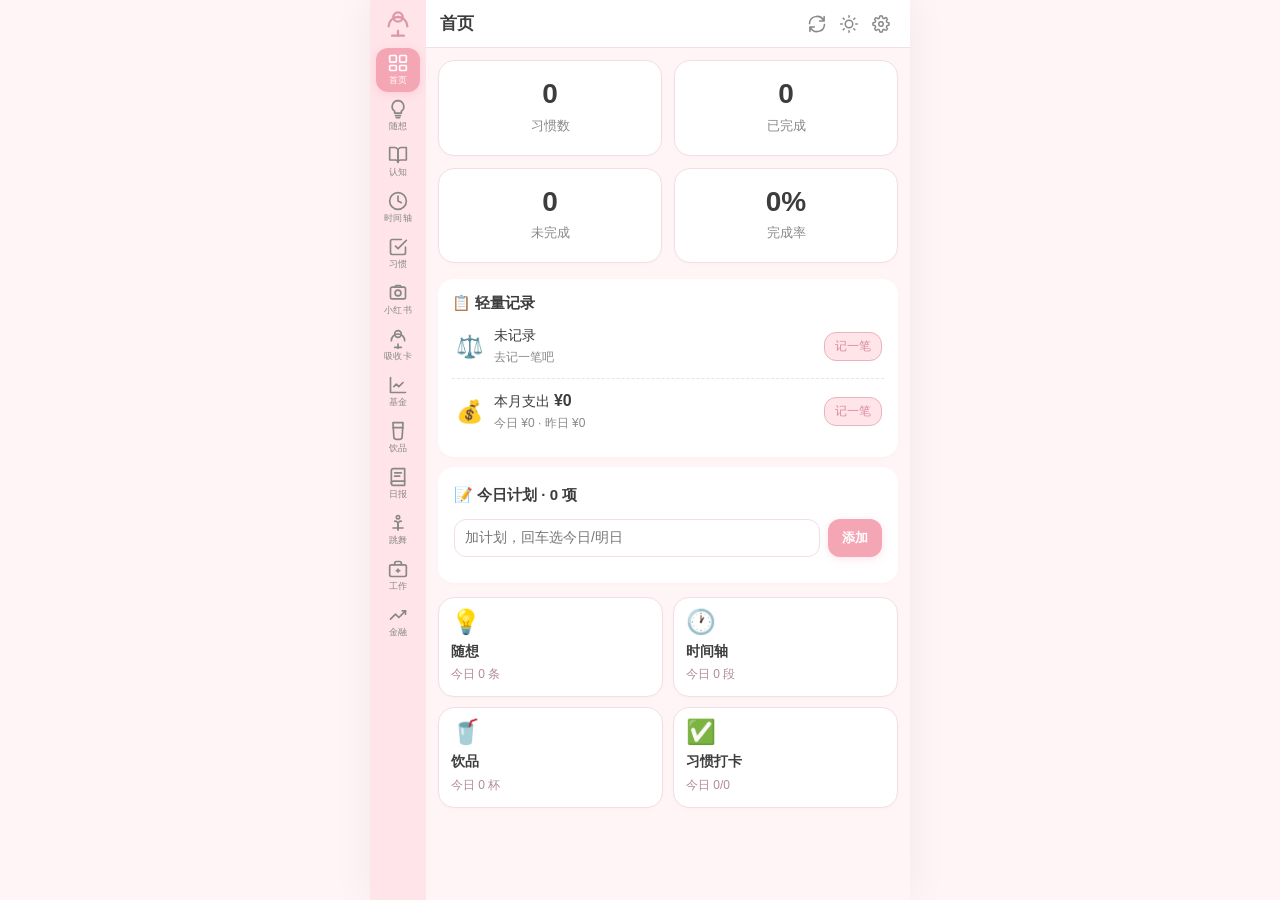
<file: index.html>
<!DOCTYPE html>
<html lang="zh-CN">
<head>
  <meta charset="UTF-8" />
  <meta name="viewport" content="width=device-width, initial-scale=1.0, maximum-scale=1.0, user-scalable=no, viewport-fit=cover" />
  <meta name="theme-color" content="#F4A6B5" />
  <meta name="apple-mobile-web-app-capable" content="yes" />
  <meta name="apple-mobile-web-app-status-bar-style" content="black-translucent" />
  <meta name="apple-mobile-web-app-title" content="第二大脑" />
  <meta name="mobile-web-app-capable" content="yes" />
  <link rel="apple-touch-icon" href="icon.svg" />
  <link rel="apple-touch-icon" sizes="512x512" href="icon-512.png" />
  <title>第二大脑 · WorkBuddy</title>
  <link rel="stylesheet" href="styles.css?v=20260819a" />
  <link rel="icon" href="icon-192.png" />
  <link rel="manifest" href="manifest.webmanifest" />
  <script>
    if ('serviceWorker' in navigator && window.isSecureContext) {
      window.addEventListener('load', function () {
        navigator.serviceWorker.register('./sw.js').catch(function () {});
      });
    }
  </script>
  <script src="chart.min.js"></script>
</head><body>
  <div id="app">
    <nav class="sidebar" id="sidebar">
      <div class="sidebar-logo" title="第二大脑">
        <svg width="28" height="28" viewBox="0 0 24 24" fill="none" stroke="currentColor" stroke-width="2" stroke-linecap="round" stroke-linejoin="round"><path d="M12 2a4 4 0 1 0 0 8 4 4 0 0 0 0-8z"/><path d="M4 14a8 8 0 0 1 16 0"/><path d="M7 22h10"/><path d="M12 18v4"/></svg>
      </div>
      <button class="nav-btn active" data-module="home" title="首页">
        <span class="nav-icon"><svg width="20" height="20" viewBox="0 0 24 24" fill="none" stroke="currentColor" stroke-width="2" stroke-linecap="round" stroke-linejoin="round"><rect x="2" y="3" width="8" height="8" rx="1"/><rect x="14" y="3" width="8" height="8" rx="1"/><rect x="2" y="15" width="8" height="6" rx="1"/><rect x="14" y="15" width="8" height="6" rx="1"/></svg></span>
        <span class="nav-label">首页</span>
      </button>
      <button class="nav-btn" data-module="thoughts" title="随想">
        <span class="nav-icon"><svg width="20" height="20" viewBox="0 0 24 24" fill="none" stroke="currentColor" stroke-width="2" stroke-linecap="round" stroke-linejoin="round"><path d="M12 2a7 7 0 0 0-4 12.7V17h8v-2.3A7 7 0 0 0 12 2z"/><line x1="9" y1="20" x2="15" y2="20"/><line x1="10" y1="22.5" x2="14" y2="22.5"/></svg></span>
        <span class="nav-label">随想</span>
      </button>
      <button class="nav-btn" data-module="learn" title="认知">
        <span class="nav-icon"><svg width="20" height="20" viewBox="0 0 24 24" fill="none" stroke="currentColor" stroke-width="2" stroke-linecap="round" stroke-linejoin="round"><path d="M2 3h6a4 4 0 0 1 4 4v14a3 3 0 0 0-3-3H2z"/><path d="M22 3h-6a4 4 0 0 0-4 4v14a3 3 0 0 1 3-3h7z"/></svg></span>
        <span class="nav-label">认知</span>
      </button>
      <button class="nav-btn" data-module="timeline" title="时间轴">
        <span class="nav-icon"><svg width="20" height="20" viewBox="0 0 24 24" fill="none" stroke="currentColor" stroke-width="2" stroke-linecap="round" stroke-linejoin="round"><circle cx="12" cy="12" r="10"/><polyline points="12 6 12 12 16 14"/></svg></span>
        <span class="nav-label">时间轴</span>
      </button>
      <button class="nav-btn" data-module="habits" title="习惯打卡">
        <span class="nav-icon"><svg width="20" height="20" viewBox="0 0 24 24" fill="none" stroke="currentColor" stroke-width="2" stroke-linecap="round" stroke-linejoin="round"><path d="M9 11l3 3L22 4"/><path d="M21 12v7a2 2 0 0 1-2 2H5a2 2 0 0 1-2-2V5a2 2 0 0 1 2-2h11"/></svg></span>
        <span class="nav-label">习惯</span>
      </button>
      <button class="nav-btn" data-module="xhs" title="小红书">
        <span class="nav-icon"><svg width="20" height="20" viewBox="0 0 24 24" fill="none" stroke="currentColor" stroke-width="2" stroke-linecap="round" stroke-linejoin="round"><rect x="3" y="5" width="18" height="14" rx="2"/><circle cx="12" cy="12" r="3.5"/><path d="M8 5l1.5-2h5L16 5"/></svg></span>
        <span class="nav-label">小红书</span>
      </button>
      <button class="nav-btn" data-module="absorption" title="认知吸收卡">
        <span class="nav-icon"><svg width="20" height="20" viewBox="0 0 24 24" fill="none" stroke="currentColor" stroke-width="2" stroke-linecap="round" stroke-linejoin="round"><path d="M12 2a4 4 0 1 0 0 8 4 4 0 0 0 0-8z"/><path d="M4 14a8 8 0 0 1 16 0"/><path d="M12 18v6"/><path d="M8 22h8"/></svg></span>
        <span class="nav-label">吸收卡</span>
      </button>
      <button class="nav-btn" data-module="fund" title="基金投资">
        <span class="nav-icon"><svg width="20" height="20" viewBox="0 0 24 24" fill="none" stroke="currentColor" stroke-width="2" stroke-linecap="round" stroke-linejoin="round"><path d="M3 3v18h18"/><path d="M7 14l3-3 3 3 5-5"/></svg></span>
        <span class="nav-label">基金</span>
      </button>
      <button class="nav-btn" data-module="drinks" title="饮品">
        <span class="nav-icon"><svg width="20" height="20" viewBox="0 0 24 24" fill="none" stroke="currentColor" stroke-width="2" stroke-linecap="round" stroke-linejoin="round"><path d="M6 2h12l-1 17a3 3 0 0 1-3 3h-4a3 3 0 0 1-3-3L6 2z"/><line x1="6" y1="8" x2="18" y2="8"/></svg></span>
        <span class="nav-label">饮品</span>
      </button>
      <button class="nav-btn" data-module="ai-daily" title="AI日报">
        <span class="nav-icon"><svg width="20" height="20" viewBox="0 0 24 24" fill="none" stroke="currentColor" stroke-width="2" stroke-linecap="round" stroke-linejoin="round"><path d="M4 19.5A2.5 2.5 0 0 1 6.5 17H20"/><path d="M6.5 2H20v20H6.5A2.5 2.5 0 0 1 4 19.5v-15A2.5 2.5 0 0 1 6.5 2z"/><line x1="8" y1="7" x2="16" y2="7"/><line x1="8" y1="11" x2="14" y2="11"/></svg></span>
        <span class="nav-label">日报</span>
      </button>
      <button class="nav-btn" data-module="dance" title="跳舞">
        <span class="nav-icon"><svg width="20" height="20" viewBox="0 0 24 24" fill="none" stroke="currentColor" stroke-width="2" stroke-linecap="round" stroke-linejoin="round"><circle cx="12" cy="5" r="2"/><path d="M8 10c2-1 4 1 4 4v6"/><path d="M16 10c-2-1-4 1-4 4v6"/><line x1="6" y1="18" x2="18" y2="18"/></svg></span>
        <span class="nav-label">跳舞</span>
      </button>
      <button class="nav-btn" data-module="internship" title="工作">
        <span class="nav-icon"><svg width="20" height="20" viewBox="0 0 24 24" fill="none" stroke="currentColor" stroke-width="2" stroke-linecap="round" stroke-linejoin="round"><rect x="2" y="7" width="20" height="14" rx="2"/><path d="M16 7V5a2 2 0 0 0-2-2h-4a2 2 0 0 0-2 2v2"/><line x1="12" y1="12" x2="12" y2="16"/><line x1="10" y1="14" x2="14" y2="14"/></svg></span>
        <span class="nav-label">工作</span>
      </button>
      <button class="nav-btn" data-module="market" title="金融复盘">
        <span class="nav-icon"><svg width="20" height="20" viewBox="0 0 24 24" fill="none" stroke="currentColor" stroke-width="2" stroke-linecap="round" stroke-linejoin="round"><polyline points="3 17 9 11 13 15 21 7"/><polyline points="17 7 21 7 21 11"/></svg></span>
        <span class="nav-label">金融</span>
      </button>
    </nav>
    <main class="main">
      <header class="topbar">
        <h1 class="topbar-title" id="pageTitle">首页</h1>
        <div class="topbar-actions">
          <button class="topbar-btn sync-btn" id="syncBtn" title="同步状态">
            <span class="sync-icon" id="syncIcon">
              <svg width="18" height="18" viewBox="0 0 24 24" fill="none" stroke="currentColor" stroke-width="2" stroke-linecap="round" stroke-linejoin="round"><path d="M21.5 2v6h-6M2.5 22v-6h6M2 11.5a10 10 0 0 1 18.8-4.3M22 12.5a10 10 0 0 1-18.8 4.3"/></svg>
            </span>
            <span class="sync-dot" id="syncDot"></span>
          </button>
          <button class="topbar-btn" id="themeBtn" title="切换主题"><svg width="18" height="18" viewBox="0 0 24 24" fill="none" stroke="currentColor" stroke-width="2" stroke-linecap="round" stroke-linejoin="round"><circle cx="12" cy="12" r="5"/><line x1="12" y1="1" x2="12" y2="3"/><line x1="12" y1="21" x2="12" y2="23"/><line x1="4.22" y1="4.22" x2="5.64" y2="5.64"/><line x1="18.36" y1="18.36" x2="19.78" y2="19.78"/><line x1="1" y1="12" x2="3" y2="12"/><line x1="21" y1="12" x2="23" y2="12"/><line x1="4.22" y1="19.78" x2="5.64" y2="18.36"/><line x1="18.36" y1="5.64" x2="19.78" y2="4.22"/></svg></button>
          <button class="topbar-btn" id="settingsBtn" title="设置"><svg width="18" height="18" viewBox="0 0 24 24" fill="none" stroke="currentColor" stroke-width="2" stroke-linecap="round" stroke-linejoin="round"><circle cx="12" cy="12" r="3"/><path d="M19.4 15a1.65 1.65 0 0 0 .33 1.82l.06.06a2 2 0 0 1-2.83 2.83l-.06-.06a1.65 1.65 0 0 0-1.82-.33 1.65 1.65 0 0 0-1 1.51V21a2 2 0 0 1-4 0v-.09A1.65 1.65 0 0 0 9 19.4a1.65 1.65 0 0 0-1.82.33l-.06.06a2 2 0 0 1-2.83-2.83l.06-.06A1.65 1.65 0 0 0 4.68 15a1.65 1.65 0 0 0-1.51-1H3a2 2 0 0 1 0-4h.09A1.65 1.65 0 0 0 4.6 9a1.65 1.65 0 0 0-.33-1.82l-.06-.06a2 2 0 0 1 2.83-2.83l.06.06A1.65 1.65 0 0 0 9 4.68a1.65 1.65 0 0 0 1-1.51V3a2 2 0 0 1 4 0v.09a1.65 1.65 0 0 0 1 1.51 1.65 1.65 0 0 0 1.82-.33l.06-.06a2 2 0 0 1 2.83 2.83l-.06.06A1.65 1.65 0 0 0 19.4 9a1.65 1.65 0 0 0 1.51 1H21a2 2 0 0 1 0 4h-.09a1.65 1.65 0 0 0-1.51 1z"/></svg></button>
        </div>
      </header>
      <div class="content" id="content"></div>
    </main>
  </div>
  <button class="fab" id="fab" title="添加">+</button>
  <div class="modal-mask" id="modalMask">
    <div class="modal" id="modal">
      <div class="modal-header"><h3 id="modalTitle">标题</h3><button class="modal-close" id="modalClose">×</button></div>
      <div class="modal-body" id="modalBody"></div>
      <div class="modal-footer" id="modalFooter"></div>
    </div>
  </div>
  <div class="toast" id="toast"></div>
  <script src="db_schema.js?v=20260819a"></script>
  <script src="db.js?v=20260911c"></script>
  <script src="app.js?v=20260911a"></script>
  <script src="modules/plans.js?v=20260821b"></script>
  <script src="modules/home.js?v=20260821a"></script>
  <script src="modules/finance.js?v=20260819a"></script>
  <script src="modules/dance.js?v=20260819a"></script>
  <script src="modules/internship.js?v=20260819a"></script>
  <script src="modules/market.js?v=20260819a"></script>
  <script src="modules/timeline.js?v=20260819a"></script>
  <script src="modules/weight.js?v=20260819a"></script>
  <script src="modules/drinks.js?v=20260819a"></script>
  <script src="modules/habits.js?v=20260824a"></script>
  <script src="modules/okr.js?v=20260819a"></script>
  <script src="modules/ai-daily.js?v=20260819a"></script>
  <script src="modules/thoughts.js?v=20260819a"></script>
  <script src="modules/learn.js?v=20260819a"></script>
  <script src="modules/absorption.js?v=20260819a"></script>
  <script src="modules/fund.js?v=20260819a"></script>
  <script src="config/xhs_config.js?v=20260825b"></script>
  <script src="modules/xhs.js?v=20260825b"></script>
  <script>
    if('serviceWorker' in navigator){
      navigator.serviceWorker.getRegistrations().then(function(regs){
        regs.forEach(function(r){r.unregister()});
      }).then(function(){
        navigator.serviceWorker.register('sw.js?v=20260823d');
      });
    }
  </script>
</body>
</html>
</file>
<file: styles.css>
/* ============ 设计系统变量 ============ */
:root {
  --primary: #F4A6B5;
  --primary-light: #FFE4E9;
  --primary-dark: #E8B4BC;
  --primary-deep: #D88B9D;
  --mint: #9ED5C5;
  --yellow: #FFD68A;
  --bg: #FFF5F7;
  --card: #FFFFFF;
  --text: #3D3D3D;
  --text-sub: #888888;
  --text-light: #B5B5B5;
  --border: #F0E0E5;
  --shadow: 0 1px 4px rgba(244, 166, 181, 0.08);
  --shadow-hover: 0 4px 16px rgba(244, 166, 181, 0.15);
  --radius-sm: 8px;
  --radius: 12px;
  --radius-lg: 16px;
  --radius-xl: 20px;
  --sidebar-w: 56px;
  --topbar-h: 48px;
  --success: #7BC4A4;
  --warning: #F5C178;
  --danger: #E8857A;
  --info: #8FB8E0;
}


/* ============ 全局重置 ============ */
* { box-sizing: border-box; margin: 0; padding: 0; }
html, body { height: 100%; overflow: hidden; }
body {
  font-family: -apple-system, BlinkMacSystemFont, "PingFang SC", "Microsoft YaHei", "Helvetica Neue", Helvetica, Arial, sans-serif;
  font-size: 14px;
  line-height: 1.6;
  color: var(--text);
  background: var(--bg);
  -webkit-font-smoothing: antialiased;
  -webkit-tap-highlight-color: transparent;
}
button { font-family: inherit; cursor: pointer; border: none; background: none; color: inherit; }
input, textarea, select { font-family: inherit; font-size: 14px; }
a { color: var(--primary-deep); text-decoration: none; }
ul, ol { list-style: none; }


/* 主题切换瞬间禁用过渡：保证两套主题切换零延迟 */
body.no-theme-transition * {
  transition: none !important;
}


/* ============ 应用布局 ============ */
#app {
  display: flex;
  height: 100vh;
  height: 100dvh;
  max-width: 540px;
  margin: 0 auto;
  background: var(--bg);
  position: relative;
  box-shadow: 0 0 40px rgba(0,0,0,0.06);
  padding-top: env(safe-area-inset-top);
  padding-bottom: env(safe-area-inset-bottom);
}


/* ============ 侧边栏（收窄） ============ */
.sidebar {
  width: var(--sidebar-w);
  flex-shrink: 0;
  background: var(--primary-light);
  display: flex;
  flex-direction: column;
  align-items: center;
  padding: 10px 0;
  gap: 2px;
  overflow-y: auto;
  scrollbar-width: none;
}
.sidebar::-webkit-scrollbar { display: none; }
.sidebar-logo {
  display: flex;
  align-items: center;
  justify-content: center;
  margin-bottom: 8px;
  color: var(--primary-deep);
  opacity: 0.85;
}
.nav-btn {
  width: 44px;
  height: 44px;
  display: flex;
  flex-direction: column;
  align-items: center;
  justify-content: center;
  border-radius: var(--radius);
  color: var(--text-sub);
  transition: all 0.2s;
  position: relative;
}
.nav-btn:hover { background: rgba(255,255,255,0.5); }
.nav-btn:active { transform: scale(0.94); }
.nav-btn.active {
  background: var(--primary);
  color: white;
  box-shadow: 0 2px 8px rgba(244, 166, 181, 0.35);
}
.nav-icon { font-size: 18px; line-height: 1; display: flex; align-items: center; justify-content: center; }
.nav-icon svg { display: block; }
.nav-label {
  font-size: 9px;
  margin-top: 1px;
  letter-spacing: 0.3px;
}
.nav-btn.active .nav-label { color: white; }


/* ============ 主体内容区 ============ */
.main {
  flex: 1;
  display: flex;
  flex-direction: column;
  min-width: 0;
  position: relative;
}
.topbar {
  height: var(--topbar-h);
  padding: 0 14px;
  display: flex;
  align-items: center;
  justify-content: space-between;
  background: var(--card);
  border-bottom: 1px solid var(--border);
  flex-shrink: 0;
}
.topbar-title {
  font-size: 17px;
  font-weight: 600;
  color: var(--text);
}
.topbar-actions { display: flex; gap: 2px; }
.topbar-btn {
  width: 30px; height: 30px;
  border-radius: 50%;
  font-size: 15px;
  display: flex; align-items: center; justify-content: center;
  color: var(--text-sub);
  transition: all 0.2s;
}
.topbar-btn:hover { background: var(--primary-light); color: var(--primary-deep); }
.topbar-btn:active { transform: scale(0.9); }

.sync-btn { position: relative; }
.sync-btn .sync-icon { display: flex; align-items: center; justify-content: center; }
.sync-btn.state-syncing .sync-icon svg { animation: spin 1.2s linear infinite; }
.sync-btn.state-synced { color: var(--success); }
.sync-btn.state-offline { color: var(--text-light); }
.sync-btn.state-error { color: var(--danger); }
.sync-dot {
  position: absolute;
  top: 5px; right: 5px;
  width: 6px; height: 6px;
  border-radius: 50%;
  background: var(--danger);
  box-shadow: 0 0 0 1.5px var(--card);
  opacity: 0;
  transition: opacity 0.2s;
}
.sync-dot.show { opacity: 1; }
@keyframes spin { to { transform: rotate(360deg); } }


.content {
  flex: 1;
  min-height: 0;
  overflow-y: auto;
  padding: 12px;
  -webkit-overflow-scrolling: touch;
  scrollbar-width: thin;
}
.content::-webkit-scrollbar { width: 4px; }
.content::-webkit-scrollbar-thumb { background: var(--primary-dark); border-radius: 2px; }

/* 习惯页：让 .hb-wrap 用 flex 撑开，避免手机 WebKit 把滚动区高度算短导致末张卡滚不到底 */
.content.hb-content { display: flex; flex-direction: column; }


/* ============ 通用组件 ============ */
.card {
  background: var(--card);
  border-radius: var(--radius-lg);
  padding: 14px;
  box-shadow: var(--shadow);
  margin-bottom: 10px;
  transition: box-shadow 0.2s;
}
.card:active { box-shadow: var(--shadow-hover); }
.card-title {
  font-size: 15px;
  font-weight: 600;
  margin-bottom: 10px;
  color: var(--text);
  display: flex;
  align-items: center;
  justify-content: space-between;
}
.card-title .card-extra { font-size: 12px; color: var(--primary-deep); font-weight: normal; cursor: pointer; }


/* 首页添加按钮 — 与饮品模块统一 */
.btn-add {
  font-size: 12px;
  font-weight: 600;
  color: white;
  background: var(--primary);
  padding: 4px 12px;
  border: none;
  border-radius: 14px;
  cursor: pointer;
  transition: all 0.2s;
  box-shadow: 0 2px 6px rgba(244,166,181,0.3);
}
.btn-add:active { transform: scale(0.94); }


.section-title {
  font-size: 13px;
  font-weight: 500;
  color: var(--text-sub);
  margin: 14px 0 8px;
  padding-left: 4px;
}


/* 按钮 */
.btn {
  display: inline-flex;
  align-items: center;
  justify-content: center;
  gap: 4px;
  padding: 8px 16px;
  border-radius: var(--radius);
  font-size: 13px;
  font-weight: 500;
  transition: all 0.2s;
  white-space: nowrap;
}
.btn:active { transform: scale(0.96); }
.btn-primary {
  background: var(--primary);
  color: white;
  box-shadow: 0 2px 8px rgba(244, 166, 181, 0.3);
}
.btn-primary:hover { background: var(--primary-deep); }
.btn-secondary {
  background: var(--primary-light);
  color: var(--primary-deep);
}
.btn-secondary:hover { background: var(--primary); color: white; }
.btn-ghost { color: var(--text-sub); }
.btn-ghost:hover { background: var(--primary-light); }
.btn-danger { color: var(--danger); }
.btn-danger:hover { background: #FFE4E1; }
.btn-block { width: 100%; }
.btn-sm { padding: 5px 10px; font-size: 12px; }
.btn-lg { padding: 12px 20px; font-size: 15px; }

/* 首页轻量记录小组件 */
.btn-soft {
  background: var(--primary-light);
  color: var(--primary-deep);
  border: 1px solid var(--primary-dark);
  flex-shrink: 0;
}
.btn-soft:hover { background: var(--primary); color: #fff; }
.qf-type.active { background: var(--primary); color: #fff; border-color: var(--primary); }

.home-mini { padding: 12px 14px; }
.mini-row {
  display: flex;
  align-items: center;
  gap: 10px;
  padding: 11px 2px;
  border-bottom: 1px dashed var(--border);
  cursor: pointer;
}
.mini-row:last-child { border-bottom: none; }
.mini-ico { font-size: 22px; width: 30px; text-align: center; flex-shrink: 0; }
.mini-main { flex: 1; min-width: 0; }
.mini-top { font-size: 14px; color: var(--text); line-height: 1.4; }
.mini-top b { font-size: 16px; }
.mini-sub { font-size: 12px; color: var(--text-sub); margin-left: 6px; }
.mini-bot { font-size: 12px; color: var(--text-sub); margin-top: 2px; }

/* 首页计划内联展开 */
.mini-row-plans { flex-wrap: wrap; }
.mini-plan-list { flex-basis: 100%; margin-top: 4px; }
.mini-plan-item {
  display: flex;
  align-items: center;
  gap: 8px;
  padding: 4px 4px;
}
.mini-plan-item + .mini-plan-item {
  border-top: 1px dashed var(--border);
  padding-top: 6px;
}
.mini-plan-text {
  flex: 1;
  min-width: 0;
  font-size: 13px;
  color: var(--text);
  cursor: pointer;
  overflow: hidden;
  text-overflow: ellipsis;
  white-space: nowrap;
}
.mini-plan-text.done { text-decoration: line-through; color: var(--text-sub); }
.mini-plan-del {
  background: none;
  border: none;
  color: var(--danger);
  font-size: 18px;
  line-height: 1;
  padding: 0 4px;
  cursor: pointer;
  flex-shrink: 0;
}
.mini-plan-del:hover { opacity: .7; }

/* 详情页顶部返回条 */
.page-header {
  display: flex;
  align-items: center;
  gap: 6px;
  padding: 6px 4px 10px;
  margin: -4px 0 4px;
  color: var(--text-sub);
  font-size: 14px;
  cursor: pointer;
  user-select: none;
}
.page-header:hover { color: var(--primary-deep); }
.back-arrow { font-size: 18px; line-height: 1; }


/* 输入 */
.input, .textarea, .select {
  width: 100%;
  padding: 9px 12px;
  border: 1.5px solid var(--border);
  border-radius: var(--radius);
  background: white;
  color: var(--text);
  transition: all 0.2s;
  outline: none;
}
.input:focus, .textarea:focus, .select:focus {
  border-color: var(--primary);
  box-shadow: 0 0 0 3px rgba(244, 166, 181, 0.1);
}
.textarea { resize: vertical; min-height: 80px; line-height: 1.5; }


.form-group { margin-bottom: 10px; }
.form-label {
  display: block;
  font-size: 12px;
  color: var(--text-sub);
  margin-bottom: 4px;
  font-weight: 500;
}


/* 标签 */
.tag {
  display: inline-block;
  padding: 2px 8px;
  font-size: 11px;
  border-radius: 10px;
  background: var(--primary-light);
  color: var(--primary-deep);
  margin-right: 4px;
}
.tag-mint { background: #E0F2EB; color: #5BA88B; }
.tag-yellow { background: #FFF4D6; color: #C49A3D; }
.tag-blue { background: #E3F0FB; color: #5C8FBF; }
.tag-gray { background: #F0F0F0; color: #888; }


/* 优先级标签 — 配合页面粉色系 */
.prio-tag {
  display: inline-flex;
  align-items: center;
  justify-content: center;
  min-width: 24px;
  padding: 1px 7px;
  font-size: 11px;
  font-weight: 600;
  border-radius: 6px;
  flex-shrink: 0;
}
.prio-high {
  background: #F4D6DC;
  color: #B8455A;
}
.prio-medium {
  background: var(--primary-light);
  color: var(--primary-deep);
}
.prio-low {
  background: #F0E8EC;
  color: #A89DA8;
}


/* 列表项 */
.list-item {
  display: flex;
  align-items: center;
  gap: 12px;
  padding: 12px;
  background: var(--card);
  border-radius: var(--radius);
  margin-bottom: 8px;
  box-shadow: var(--shadow);
  transition: all 0.2s;
  cursor: pointer;
}
.list-item:hover { box-shadow: var(--shadow-hover); }
.list-item:active { transform: scale(0.985); }
.list-item-content { flex: 1; min-width: 0; }
.list-item-title {
  font-size: 14px;
  font-weight: 500;
  margin-bottom: 2px;
  color: var(--text);
  overflow: hidden;
  text-overflow: ellipsis;
  white-space: nowrap;
}
.list-item-title.done { text-decoration: line-through; color: var(--text-light); }
.list-item-sub {
  font-size: 12px;
  color: var(--text-sub);
  overflow: hidden;
  text-overflow: ellipsis;
  white-space: nowrap;
}
.list-item-actions { display: flex; gap: 4px; }
.list-item-action {
  width: 28px; height: 28px;
  border-radius: 50%;
  display: flex; align-items: center; justify-content: center;
  color: var(--text-sub);
  font-size: 14px;
  transition: all 0.2s;
}
.list-item-action:hover { background: var(--primary-light); color: var(--primary-deep); }


/* checkbox */
.checkbox {
  width: 20px; height: 20px;
  border: 2px solid var(--border);
  border-radius: 50%;
  flex-shrink: 0;
  display: flex; align-items: center; justify-content: center;
  transition: all 0.2s;
  cursor: pointer;
}
.checkbox.checked {
  background: var(--success);
  border-color: var(--success);
  color: white;
  font-size: 12px;
}


/* 进度条 */
.progress {
  width: 100%;
  height: 6px;
  background: var(--primary-light);
  border-radius: 3px;
  overflow: hidden;
}
.progress-bar {
  height: 100%;
  background: linear-gradient(90deg, var(--primary), var(--primary-deep));
  border-radius: 3px;
  transition: width 0.4s ease;
}


/* 统计卡片 */
.stat-grid {
  display: grid;
  grid-template-columns: 1fr 1fr;
  gap: 8px;
  margin-bottom: 10px;
}
.stat-card {
  background: var(--card);
  border-radius: var(--radius-lg);
  padding: 14px;
  box-shadow: var(--shadow);
  position: relative;
  overflow: hidden;
  transition: transform 0.2s, box-shadow 0.2s;
}
.stat-card:active { transform: scale(0.97); }
.stat-value {
  font-size: 28px;
  font-weight: 600;
  color: var(--primary);
  line-height: 1.2;
}
.stat-label {
  font-size: 12px;
  color: var(--text-sub);
  margin-top: 4px;
}
.stat-icon {
  position: absolute;
  top: 12px; right: 12px;
  font-size: 18px;
  opacity: 0.6;
}


/* FAB */
.fab {
  position: fixed;
  right: 20px;
  bottom: 20px;
  width: 50px; height: 50px;
  border-radius: 50%;
  background: var(--primary);
  color: white;
  font-size: 28px;
  line-height: 50px;
  text-align: center;
  box-shadow: 0 4px 16px rgba(244, 166, 181, 0.45);
  z-index: 100;
  transition: all 0.2s;
  display: none;
}
.fab.show { display: block; }
.fab:active { transform: scale(0.88); }


/* 模态框 */
.modal-mask {
  position: fixed;
  inset: 0;
  background: rgba(0,0,0,0.4);
  display: none;
  align-items: center;
  justify-content: center;
  z-index: 1000;
  padding: 20px;
  animation: fadeIn 0.2s;
}
.modal-mask.show { display: flex; }
.modal {
  background: var(--card);
  border-radius: var(--radius-xl);
  width: 100%;
  max-width: 420px;
  max-height: 85vh;
  display: flex;
  flex-direction: column;
  animation: slideUp 0.25s;
  overflow: hidden;
}
.modal-header {
  display: flex;
  align-items: center;
  justify-content: space-between;
  padding: 14px 18px;
  border-bottom: 1px solid var(--border);
}
.modal-header h3 { font-size: 16px; font-weight: 600; }
.modal-close {
  width: 30px; height: 30px;
  border-radius: 50%;
  font-size: 20px;
  color: var(--text-sub);
  display: flex; align-items: center; justify-content: center;
}
.modal-close:hover { background: var(--primary-light); }
.modal-body {
  flex: 1;
  min-height: 0;
  overflow-y: auto;
  padding: 18px;
  -webkit-overflow-scrolling: touch;
}
.modal-footer {
  padding: 10px 18px;
  border-top: 1px solid var(--border);
  display: flex;
  gap: 8px;
  justify-content: flex-end;
}


/* Toast */
.toast {
  position: fixed;
  top: 50%;
  left: 50%;
  transform: translate(-50%, -50%);
  background: rgba(0,0,0,0.78);
  color: white;
  padding: 10px 20px;
  border-radius: var(--radius);
  font-size: 13px;
  z-index: 9999;
  opacity: 0;
  transition: opacity 0.2s;
  pointer-events: none;
}
.toast.show { opacity: 1; }


/* Empty */
.empty {
  text-align: center;
  padding: 60px 20px;
  color: var(--text-sub);
}
.empty-icon { font-size: 48px; margin-bottom: 12px; opacity: 0.4; }
.empty-text { font-size: 13px; }


/* 数据状态横幅 */
.data-banner {
  display: flex;
  gap: 10px;
  padding: 12px 14px;
  margin-bottom: 14px;
  background: #FFF3CD;
  border: 1px solid #FFECB5;
  border-radius: var(--radius);
  font-size: 13px;
  line-height: 1.6;
  color: #856404;
}
.data-banner-icon { font-size: 20px; flex-shrink: 0; margin-top: 1px; }
.data-banner-text { flex: 1; }
.data-banner-text b { color: #664D03; }
.theme-dark .data-banner {
  background: #3D2E00;
  border-color: #5C4200;
  color: #FFD970;
}
.theme-dark .data-banner-text b { color: #FFE69C; }


/* 筛选器 */
.filter-bar {
  display: flex;
  gap: 6px;
  margin-bottom: 10px;
  overflow-x: auto;
  scrollbar-width: none;
  padding-bottom: 2px;
}
.filter-bar::-webkit-scrollbar { display: none; }
.filter-chip {
  padding: 5px 12px;
  border-radius: 16px;
  font-size: 12px;
  background: var(--card);
  color: var(--text-sub);
  white-space: nowrap;
  flex-shrink: 0;
  border: 1px solid var(--border);
  transition: all 0.2s;
}
.filter-chip:active { transform: scale(0.94); }
.filter-chip.active {
  background: var(--primary);
  color: white;
  border-color: var(--primary);
}
.filter-chip .fcount {
  opacity: 0.7;
  font-size: 11px;
  margin-left: 2px;
}


/* ===== 认知模块 ===== */
.learn-card { padding: 13px 14px; }
.learn-card-head {
  display: flex;
  align-items: flex-start;
  justify-content: space-between;
  gap: 8px;
}
.learn-title {
  font-size: 15px;
  font-weight: 600;
  color: var(--text);
  line-height: 1.4;
  word-break: break-all;
  text-decoration: none;
}
a.learn-title { color: var(--primary-deep); }
a.learn-title:active { opacity: 0.7; }
.learn-actions { display: flex; gap: 2px; flex-shrink: 0; margin-left: auto; }
.learn-tags { margin: 8px 0 6px; display: flex; flex-wrap: nowrap; overflow: hidden; }
.learn-note {
  font-size: 13px;
  color: var(--text-sub);
  line-height: 1.55;
  margin: 4px 0 8px;
  white-space: pre-wrap;
  word-break: break-word;
}
.learn-meta {
  display: flex;
  align-items: center;
  gap: 8px;
  font-size: 11px;
  color: var(--text-light);
}
.learn-src {
  display: inline-block;
  padding: 1px 7px;
  border-radius: 8px;
  background: var(--primary-light);
  color: var(--primary-deep);
  font-size: 10px;
}
.learn-src.douyin { background: #FFEAF0; color: #EE4D7E; }
.learn-time { color: var(--text-light); }
/* 博主名：紧跟标题右侧，玫红色醒目但不抢标题 */
.learn-author {
  font-size: 12px;
  font-weight: 600;
  color: #C2185B;
  margin-left: 6px;
  white-space: nowrap;
  flex-shrink: 0;
}
body.theme-dark .learn-author { color: #F06292; }

/* 消化进度常驻浮标（关弹窗后仍能看到进度/完成/出错，点击关闭） */
.digest-floating {
  position: fixed;
  right: 18px;
  bottom: 18px;
  z-index: 9999;
  display: flex;
  align-items: center;
  gap: 10px;
  max-width: 340px;
  padding: 11px 14px;
  border-radius: 12px;
  font-size: 13px;
  line-height: 1.4;
  cursor: pointer;
  box-shadow: 0 8px 26px rgba(0,0,0,.20);
  background: #ffffff;
  color: #333;
  border: 1px solid #eee;
}
.digest-floating .df-close {
  font-weight: 700;
  opacity: .45;
  font-size: 16px;
  line-height: 1;
}
.digest-floating .df-close:hover { opacity: .8; }
.digest-floating.running { background: #fdeef3; color: #e58aa8; border-color: #f7c9d9; }
.digest-floating.done { background: #f0fdf4; color: #22c55e; border-color: #bbf7d0; }
.digest-floating.error { background: #fef2f2; color: #ef4444; border-color: #fecaca; }
body.theme-dark .digest-floating { background: #2a2530; color: #e8e0e8; border-color: #44404a; }
body.theme-dark .digest-floating.running { background: #352a30; color: #f0b8d0; border-color: #52404a; }
body.theme-dark .digest-floating.done { background: #1f2a26; color: #86d9a0; border-color: #2f4a38; }
body.theme-dark .digest-floating.error { background: #2a2020; color: #f09090; border-color: #4a3030; }

/* 标题行（含展开按钮） */
.learn-title-row {
  display: flex;
  align-items: flex-start;
  gap: 5px;
  flex: 1;
  min-width: 0;
}
.ln-toggle {
  background: none;
  border: none;
  font-size: 11px;
  color: var(--text-light);
  cursor: pointer;
  padding: 2px 3px;
  line-height: 1.6;
  flex-shrink: 0;
  margin-top: 2px;
  transition: transform 0.2s, color 0.2s;
}
.ln-toggle:hover { color: var(--primary-deep); }

/* 折叠容器：默认收起 */
.ln-collapsible {
  max-height: 0;
  overflow: hidden;
  transition: max-height 0.3s ease, margin 0.3s ease, opacity 0.25s ease;
  opacity: 0;
  margin: 0;
}
.ln-collapsible.ln-open {
  max-height: 800px;   /* 足够容纳最长笔记 */
  opacity: 1;
  margin: 4px 0 8px;
}

/* 一键智能消化入口 + 进度 */
.learn-digest-action { margin-bottom: 12px; }

/* 对话式回忆（本地 embedding · 离线私密） */
.recall-card {
  background: linear-gradient(135deg, #FFF1F5, #FFE3EC);
  border: 1px solid #FFD0DE;
  border-radius: 12px;
  padding: 4px 10px;
  margin-bottom: 6px;
}
.recall-head { display: flex; align-items: center; gap: 10px; margin-bottom: 0; }
.recall-ico { font-size: 22px; line-height: 1; }
.recall-head-text { line-height: 1.25; }
.recall-title { font-weight: 700; color: #C2185B; font-size: 14px; }
.recall-body { padding-top: 8px; }
.recall-sub { font-size: 11.5px; color: #B06088; margin-top: 2px; }
.recall-input-row { display: flex; gap: 8px; }
.recall-input { flex: 1; min-width: 0; }
.recall-chips { display: flex; flex-wrap: wrap; gap: 6px; margin-top: 10px; }
.recall-chip {
  border: 1px solid #FFC2D6; background: #fff; color: #C2185B;
  border-radius: 999px; padding: 5px 10px; font-size: 12px; cursor: pointer;
  max-width: 100%; overflow: hidden; text-overflow: ellipsis; white-space: nowrap;
}
.recall-chip:active { transform: scale(0.96); }
.recall-state { color: var(--text-light); font-size: 13px; padding: 20px 4px; text-align: center; line-height: 1.6; }
.recall-res-header {
  display: flex; justify-content: space-between; align-items: center;
  font-size: 12.5px; color: var(--text-sub); margin: 2px 2px 8px;
}
.link { color: var(--primary-deep); cursor: pointer; text-decoration: underline; }
.ln-sim {
  background: #FFE0EC; color: #D81B60; font-size: 11px; font-weight: 600;
  padding: 1px 7px; border-radius: 999px; margin-right: 6px; white-space: nowrap;
}
.ln-hl { background: #FFF1A8; color: #7a5b00; border-radius: 3px; padding: 0 1px; }
body.theme-dark .recall-card { background: linear-gradient(135deg, #3a2230, #2e1c28); border-color: #4a2c3a; }
body.theme-dark .recall-title { color: #FF8FB3; }
body.theme-dark .recall-sub { color: #C98AA6; }
body.theme-dark .recall-chip { background: #2c1f29; color: #FF9BB8; border-color: #5a3a4a; }
body.theme-dark .ln-sim { background: #5a2740; color: #FF9BB8; }
body.theme-dark .ln-hl { background: #6b5a1e; color: #ffe98a; }

.form-hint {
  font-size: 11.5px;
  color: var(--text-light);
  margin-top: 6px;
  line-height: 1.5;
}
.learn-digest-prog {
  background: var(--primary-light);
  color: var(--primary-deep);
  border-radius: 10px;
  padding: 10px 12px;
  font-size: 13px;
  line-height: 1.5;
  word-break: break-word;
}
.learn-digest-prog.err {
  background: #FDECEC;
  color: #C0392B;
}

/* 状态分段（全部 / 待消化 / 已消化） */
.learn-status-bar {
  display: flex;
  gap: 6px;
  margin-bottom: 10px;
}
.learn-status-tab {
  padding: 6px 14px;
  border-radius: 14px;
  font-size: 12px;
  background: var(--card);
  color: var(--text-sub);
  border: 1px solid var(--border);
  cursor: pointer;
  transition: all 0.2s;
  user-select: none;
}
.learn-status-tab.active {
  background: var(--primary);
  color: white;
  border-color: var(--primary);
}

/* 每日消化视图摘要（逼清积压） */
.learn-digest-summary {
  background: #FFF4E6;
  color: #B26A00;
  border: 1px solid #FFE0B0;
  border-radius: 12px;
  padding: 9px 12px;
  font-size: 12.5px;
  margin-bottom: 10px;
  line-height: 1.5;
}
.learn-digest-summary b { color: #E08A00; }
.learn-digest-summary.ok {
  background: #EAF7EE;
  color: #2E8B57;
  border-color: #C7EBD2;
}
.learn-digest-summary.ok b { color: #2E8B57; }

/* 卡片状态徽章 */
.learn-status {
  display: inline-block;
  padding: 1px 7px;
  border-radius: 8px;
  font-size: 10px;
}
.learn-status.pending { background: #FFE9D6; color: #E07B00; }
.learn-status.done { background: #EEF1F4; color: #8A94A6; }

/* 结构化 note（引擎提炼的观点/结论/场景/行动分块标题） */
.ln-collapsible .ln-section {
  font-weight: 700;
  color: #D64D7A;
  margin: 10px 0 3px;
  font-size: 13px;
}
.ln-collapsible .ln-section:first-child { margin-top: 0; }
.ln-collapsible .ln-sec-mark { color: #C2185B; }
body.theme-dark .ln-collapsible .ln-section { color: #F48FB1; }
body.theme-dark .ln-collapsible .ln-sec-mark { color: #F06292; }
/* 【子标题】分级样式：只有最关键的标红，避免满屏红字无重点 */
/* 一级（红粗）：核心观点、结论 — 全文最重要的 2 个 takeaway */
.ln-collapsible .ln-sub-label {
  color: #C2185B;
  font-weight: 700;
  margin-right: 4px;
}
body.theme-dark .ln-collapsible .ln-sub-label { color: #F06292; }
/* 二级（深色粗体，不红）：重要结构标签 — 技术创新点/潜在局限/适用场景/行动建议/研究价值 */
.ln-collapsible .ln-sub-label-2 {
  color: #424242;
  font-weight: 700;
  margin-right: 4px;
}
body.theme-dark .ln-collapsible .ln-sub-label-2 { color: #B0BEC5; }
/* 三级（普通粗体）：操作/细节标签 — 若想快速体验/避坑指南/长期观察 等 */
.ln-collapsible .ln-sub-label-3 {
  font-weight: 600;
  margin-right: 4px;
  color: var(--text-main);
}
.ln-collapsible .ln-list {
  margin: 2px 0 4px;
  padding-left: 18px;
}
.ln-collapsible .ln-list { list-style: disc; }
.ln-collapsible .ln-list.ln-ordered { list-style: decimal; }
.ln-collapsible .ln-para { margin: 3px 0; line-height: 1.55; text-indent: 0 !important; padding-left: 0 !important; }
.ln-collapsible .ln-list li { margin: 2px 0; line-height: 1.5; text-indent: 0 !important; padding-left: 0 !important; }
/* 强制封死：ln-collapsible 内所有文字不留缩进 */
.ln-collapsible * { text-indent: 0 !important; }

.learn-tag-row { display: flex; flex-wrap: wrap; gap: 6px; }
.learn-tag-chip {
  padding: 6px 12px;
  border-radius: 14px;
  font-size: 12px;
  background: var(--card);
  color: var(--text-sub);
  border: 1px solid var(--border);
  cursor: pointer;
  transition: all 0.2s;
  user-select: none;
}
.learn-tag-chip:active { transform: scale(0.95); }
.learn-tag-chip.active {
  background: var(--primary);
  color: white;
  border-color: var(--primary);
}


/* Tab */
.tabs {
  display: flex;
  border-bottom: 1px solid var(--border);
  margin-bottom: 10px;
}
.tab {
  flex: 1;
  text-align: center;
  padding: 10px 0;
  font-size: 13px;
  color: var(--text-sub);
  position: relative;
  transition: all 0.2s;
}
.tab:active { transform: scale(0.96); }
.tab.active { color: var(--primary-deep); font-weight: 600; }
.tab.active::after {
  content: '';
  position: absolute;
  bottom: -1px; left: 50%;
  transform: translateX(-50%);
  width: 24px; height: 2px;
  background: var(--primary);
  border-radius: 1px;
}


/* 动画 */
@keyframes fadeIn { from { opacity: 0; } to { opacity: 1; } }
@keyframes slideUp { from { transform: translateY(20px); opacity: 0; } to { transform: translateY(0); opacity: 1; } }
@keyframes pulse { 0%,100% { transform: scale(1); } 50% { transform: scale(1.05); } }
@keyframes checkPop { 0% { transform: scale(1); } 50% { transform: scale(1.3); } 100% { transform: scale(1); } }


/* ============ 时间轴专属样式 ============ */

/* 顶部卡片 */
.tl-header-card {
  background: var(--card);
  border-radius: var(--radius-lg);
  padding: 14px;
  box-shadow: var(--shadow);
  margin-bottom: 10px;
}
/* 时间轴 sticky 头部 */
.tl-sticky-header {
  position: sticky;
  top: 0;
  z-index: 50;
  background: var(--bg);
  padding-bottom: 2px;
}
.tl-quick-bar {
  margin-bottom: 10px;
  padding-bottom: 4px;
}
.tl-date-input {
  width: auto !important;
  max-width: 170px;
  padding: 6px 10px !important;
  font-size: 15px;
  font-weight: 600;
  border-radius: var(--radius-sm) !important;
}
.tl-weekday {
  font-size: 13px;
  color: var(--text-sub);
  font-weight: 500;
}
.tl-today-badge {
  color: var(--primary-deep);
  font-weight: 600;
}
.tl-nav-group {
  display: flex;
  gap: 4px;
}
.tl-nav-group .btn {
  padding: 5px 8px;
  min-width: 32px;
}

/* 进度条行 */
.tl-progress-row {
  display: flex;
  align-items: center;
  gap: 10px;
  margin-top: 10px;
}
.tl-progress {
  flex: 1;
  height: 4px;
  border-radius: 2px;
}
.tl-progress-text {
  font-size: 11px;
  color: var(--text-sub);
  white-space: nowrap;
  font-weight: 500;
}

/* 快捷填充芯片 */
.tl-quick-chip {
  padding: 6px 14px;
  font-size: 13px;
  border-radius: 18px;
  transition: all 0.2s;
}
.tl-quick-chip.active {
  animation: pulse 0.4s ease;
}

/* 时间轴轨道 */
.tl-track {
  position: relative;
}

/* 每个小时块 */
.tl-hour {
  display: flex;
  gap: 0;
  position: relative;
  padding-bottom: 2px;
}

/* 圆点+连线 */
.tl-dot-wrapper {
  width: 28px;
  flex-shrink: 0;
  display: flex;
  flex-direction: column;
  align-items: center;
  position: relative;
  padding-top: 10px;
}
.tl-dot {
  width: 10px;
  height: 10px;
  border-radius: 50%;
  background: var(--border);
  border: 2px solid #E8D8DD;
  z-index: 1;
  flex-shrink: 0;
  transition: all 0.3s;
}
.tl-dot-filled {
  background: var(--primary);
  border-color: var(--primary-deep);
  box-shadow: 0 0 0 3px rgba(244, 166, 181, 0.25);
}
.tl-line {
  flex: 1;
  width: 2px;
  min-height: 10px;
  background: linear-gradient(to bottom, var(--border), transparent);
  margin-top: 2px;
}
.tl-filled .tl-line {
  background: linear-gradient(to bottom, var(--primary-light), var(--border));
}

/* 小时卡片 */
.tl-hour-card {
  flex: 1;
  background: var(--card);
  border-radius: var(--radius);
  padding: 8px 12px;
  margin-bottom: 6px;
  margin-left: 4px;
  box-shadow: var(--shadow);
  transition: all 0.2s;
  border-left: 3px solid transparent;
}
.tl-filled .tl-hour-card {
  border-left-color: var(--primary);
  background: #FFFCFD;
}
.tl-empty .tl-hour-card {
  opacity: 0.55;
}
.tl-merged .tl-hour-card {
  border-left-color: var(--primary-deep);
  border-left-width: 4px;
}

.tl-hour-top {
  display: flex;
  align-items: center;
  justify-content: space-between;
  margin-bottom: 4px;
}
.tl-hour-label {
  font-size: 13px;
  font-weight: 600;
  color: var(--text);
}
.tl-empty .tl-hour-label {
  color: var(--text-light);
}
.tl-span-badge {
  font-size: 10px;
  background: var(--primary-light);
  color: var(--primary-deep);
  padding: 1px 6px;
  border-radius: 8px;
  font-weight: 600;
}
.tl-expand-btn,
.tl-collapse-btn {
  width: 22px;
  height: 22px;
  border-radius: 6px;
  font-size: 10px;
  color: var(--text-light);
  display: flex;
  align-items: center;
  justify-content: center;
  transition: all 0.2s;
  background: transparent;
}
.tl-expand-btn:hover,
.tl-collapse-btn:hover {
  background: var(--primary-light);
  color: var(--primary-deep);
}
.tl-hour-top .tl-hour-label.tl-range-label {
  font-size: 12px;
}
/* 展开后的子项：稍微缩进，边框弱化 */
.tl-expanded-sub .tl-hour-card {
  border-left-color: var(--primary-light);
  background: #FFF9FB;
}
.tl-expanded-sub:first-child .tl-hour-card {
  border-left-color: var(--primary);
}
body.theme-dark .tl-expanded-sub .tl-hour-card { background: #2A2230; }
.tl-clear-btn {
  width: 20px;
  height: 20px;
  border-radius: 50%;
  font-size: 11px;
  color: var(--text-light);
  display: flex;
  align-items: center;
  justify-content: center;
  transition: all 0.2s;
}
.tl-clear-btn:hover {
  background: #FFE4E1;
  color: var(--danger);
}

/* 时间轴卡片内输入框（readonly，点击两次弹键盘） */
.tl-hour-input {
  padding: 6px 10px !important;
  font-size: 13px !important;
  border-radius: var(--radius-sm) !important;
  border: 1.5px solid transparent !important;
  background: transparent !important;
  color: var(--text);
  transition: all 0.2s;
  cursor: pointer;
  -webkit-user-select: none;
  user-select: none;
}
.tl-hour-input::placeholder {
  color: var(--text-light);
  font-size: 12px;
}

/* 同 hour 多条已撤回附加区样式（2026-08-07 第二次调整：直接合并成单行 input） */
/* .tl-extras / .tl-extra-row / .tl-extra-content / .tl-extra-del 全部停用 */

/* 移动端响应 */
@media (max-width: 480px) {
  :root { --sidebar-w: 50px; }
  .nav-btn { width: 40px; height: 40px; }
  .nav-icon { font-size: 17px; }
  .stat-value { font-size: 24px; }
  .tl-date-input { max-width: 155px; font-size: 14px; }
}

/* 主题：深色 */
body.theme-dark {
  --bg: #1A1520;
  --card: #252030;
  --text: #F0E8EC;
  --text-sub: #A89DA8;
  --text-light: #6B5F6B;
  --border: #3A2F3A;
  --primary-light: #3A2A33;
}
body.theme-dark .topbar { background: var(--card); border-color: var(--border); }
body.theme-dark .input,
body.theme-dark .textarea,
body.theme-dark .select {
  background: var(--bg);
  color: var(--text);
  border-color: var(--border);
}
body.theme-dark .modal { background: var(--card); }
body.theme-dark .list-item:hover { background: var(--bg); }
body.theme-dark .filter-chip { background: var(--bg); color: var(--text-sub); }
body.theme-dark .empty { color: var(--text-sub); }
body.theme-dark .sidebar { background: var(--card); }
body.theme-dark .tl-filled .tl-hour-card { background: #2D2538; }
body.theme-dark .tl-hour-input { color: var(--text); }
body.theme-dark .prio-high { background: #4A2A30; color: #E89AA8; }
body.theme-dark .prio-medium { background: #3A2A33; color: var(--primary); }
body.theme-dark .prio-low { background: #2A2530; color: #7A6F7A; }

/* ============ 首页：2行2列统计 + 统一行样式 ============ */

/* 2行2列统计 */
.stat-grid-2x2 {
  grid-template-columns: 1fr 1fr;
  gap: 10px;
  margin-bottom: 14px;
}
.stat-grid-2x2 .stat-card {
  text-align: center;
  padding: 18px 10px;
}
.stat-grid-2x2 .stat-value {
  font-size: 32px;
  font-weight: 700;
  color: var(--text);
  margin-bottom: 4px;
}
.stat-grid-2x2 .stat-label {
  font-size: 13px;
  color: var(--text-sub);
}

/* 首页卡片 */
.home-card {
  padding: 16px;
  margin-bottom: 12px;
}
.home-card-header {
  display: flex;
  align-items: center;
  justify-content: space-between;
  margin-bottom: 12px;
}
.home-card-title {
  font-size: 15px;
  font-weight: 600;
  color: var(--text);
}
.home-card-count {
  font-size: 12px;
  color: var(--text-sub);
}

/* 统一行样式（收件箱 + 今日待办） */
.home-row {
  display: flex;
  align-items: center;
  gap: 10px;
  padding: 12px 14px;
  background: var(--bg);
  border-radius: var(--radius);
  margin-bottom: 8px;
  cursor: pointer;
  transition: all 0.15s;
}
.home-row:last-child { margin-bottom: 0; }
.home-row:active { opacity: 0.7; }
.home-row-text {
  flex: 1;
  font-size: 14px;
  color: var(--text);
  overflow: hidden;
  text-overflow: ellipsis;
  white-space: nowrap;
}
.home-row-time {
  font-size: 12px;
  color: var(--text-light);
  flex-shrink: 0;
}
.home-row-check {
  width: 22px; height: 22px;
  border-radius: 50%;
  border: 2px solid var(--border);
  flex-shrink: 0;
  display: flex; align-items: center; justify-content: center;
  font-size: 12px;
  color: transparent;
  transition: all 0.2s;
}
.home-row-check.green {
  background: var(--success);
  border-color: var(--success);
  color: white;
}
/* 已完成项：沉底视觉（划线 + 淡化，不消失） */
.home-row.done {
  opacity: 0.62;
}
.home-row.done .home-row-text {
  text-decoration: line-through;
  color: var(--text-light);
}

/* 暗色主题 */
body.theme-dark .home-row { background: #2A2530; }
body.theme-dark .home-row-check { border-color: #3A2A33; }
body.theme-dark .home-row.done { opacity: 0.5; }

/* 首页今日随想内联录入（紧凑：textarea + 记下按钮同行） */
.home-th-quick {
  display: flex;
  gap: 8px;
  align-items: stretch;
  margin-bottom: 10px;
}
.home-th-input {
  flex: 1;
  min-width: 0;
  min-height: 38px;
  padding: 7px 10px;
  font-size: 14px;
  line-height: 1.5;
  resize: none;
  overflow: hidden;
}
.home-th-save {
  flex-shrink: 0;
  align-self: stretch;
  min-width: 52px;
  padding: 0 14px !important;
  font-size: 13px;
  font-weight: 600;
  border-radius: var(--radius);
}
body.theme-dark .home-th-input { background: var(--bg); border-color: var(--border); }
body.theme-dark .home-th-input:focus { background: #2A2026; }

/* ============ 首页：习惯完成情况四宫格 + 模块快捷入口 ============ */
.hstat-grid { display: grid; grid-template-columns: repeat(2, 1fr); gap: 12px; margin-bottom: 16px; }
.hstat {
  background: var(--card); border: 1px solid var(--border); border-radius: var(--radius-lg);
  padding: 18px 8px; text-align: center; box-shadow: var(--shadow);
}
.hstat b { display: block; font-size: 28px; font-weight: 700; color: var(--text); line-height: 1.1; }
.hstat span { display: block; font-size: 13px; color: var(--text-sub); margin-top: 6px; }

.mod-grid { display: grid; grid-template-columns: 1fr 1fr; gap: 10px; margin-top: 14px; }
.mod-tile {
  background: var(--card); border: 1px solid var(--border); border-radius: var(--radius-lg);
  padding: 12px; cursor: pointer; transition: transform .08s; box-shadow: var(--shadow);
}
.mod-tile:active { transform: scale(.97); }
.mod-ico { font-size: 24px; line-height: 1; }
.mod-name { font-weight: 700; margin-top: 6px; font-size: 14px; }
.mod-status { font-size: 12px; color: #B08A98; margin-top: 3px; }

body.theme-dark .mod-status { color: #8A7680; }

/* ============ 新闻模块 ============ */

/* 汇总卡片 */
.news-summary-card {
  display: flex;
  align-items: center;
  justify-content: space-between;
  background: var(--card);
  border-radius: var(--radius-lg);
  padding: 16px;
  margin-bottom: 12px;
  box-shadow: var(--shadow);
  cursor: pointer;
  transition: all 0.2s;
}
.news-summary-card:active { transform: scale(0.99); }
.news-summary-left {
  display: flex;
  align-items: center;
  gap: 12px;
}
.news-summary-icon {
  width: 48px; height: 48px;
  border-radius: var(--radius);
  background: var(--bg);
  display: flex; align-items: center; justify-content: center;
  color: var(--text-sub);
  flex-shrink: 0;
}
.news-summary-info {
  display: flex;
  flex-direction: column;
  gap: 2px;
}
.news-summary-title {
  font-size: 15px;
  font-weight: 600;
  color: var(--text);
}
.news-summary-desc {
  font-size: 12px;
  color: var(--text-sub);
}
.news-summary-actions {
  display: flex;
  gap: 8px;
  flex-shrink: 0;
}
.news-refresh-btn {
  display: flex;
  align-items: center;
  gap: 4px;
  padding: 6px 12px;
  background: var(--primary-light);
  color: var(--primary-deep);
  border-radius: var(--radius-sm);
  font-size: 12px;
  font-weight: 500;
  transition: background 0.15s, color 0.15s;
  flex-shrink: 0;
}
.news-refresh-btn:active { background: var(--primary); color: white; }

/* 历史归档列表 */
.history-list {
  max-height: 60vh;
  overflow-y: auto;
}
.history-item {
  display: flex;
  align-items: center;
  gap: 12px;
  padding: 14px 4px;
  border-bottom: 1px solid var(--border);
  cursor: pointer;
  transition: background 0.15s;
}
.history-item:last-child { border-bottom: none; }
.history-item:active { background: var(--bg); }
.history-date {
  font-size: 15px;
  font-weight: 600;
  color: var(--text);
  min-width: 92px;
}
.history-meta {
  flex: 1;
  font-size: 12px;
  color: var(--text-sub);
}
.history-arrow {
  color: var(--text-light);
  font-size: 18px;
}
.history-detail {
  max-height: 60vh;
  overflow-y: auto;
}
.history-detail-row {
  display: flex;
  align-items: center;
  gap: 10px;
  padding: 10px 0;
  border-bottom: 1px solid var(--border);
}
.history-detail-row:last-child { border-bottom: none; }
.history-detail-title {
  flex: 1;
  font-size: 14px;
  color: var(--text);
}
body.theme-dark .history-item,
body.theme-dark .history-detail-row { border-color: #2E2E2E; }
body.theme-dark .history-item:active { background: #2A2530; }

/* 更新时间 */
.news-update-time {
  text-align: center;
  font-size: 11px;
  color: var(--text-light);
  margin-bottom: 10px;
  padding: 4px 0;
}

/* 新闻卡片 */
.news-card {
  background: var(--card);
  border-radius: var(--radius-lg);
  margin-bottom: 12px;
  box-shadow: var(--shadow);
  transition: all 0.2s;
  overflow: hidden;
}
.news-card:active { transform: scale(0.99); }
.news-card.news-read { opacity: 0.6; }
.news-card-body {
  padding: 14px 16px;
}

/* 第一行：排名 + 优先级 + 标题 + 收藏 */
.news-card-row1 {
  display: flex;
  align-items: flex-start;
  gap: 8px;
  margin-bottom: 6px;
}
.news-rank {
  flex-shrink: 0;
  width: 20px; height: 20px;
  border-radius: 4px;
  background: #E0E0E0;
  color: #888;
  font-size: 11px;
  font-weight: 700;
  display: flex; align-items: center; justify-content: center;
  line-height: 1;
}
.news-rank-1 { background: #FF4D4F; color: white; }
.news-rank-2 { background: #FF7A45; color: white; }
.news-rank-3 { background: #FFA940; color: white; }
.news-priority-badge {
  flex-shrink: 0;
  background: var(--danger);
  color: white;
  font-size: 10px;
  font-weight: 700;
  padding: 2px 6px;
  border-radius: 4px;
  line-height: 1.4;
}
.news-card-title-text {
  flex: 1;
  font-size: 15px;
  font-weight: 600;
  color: var(--text);
  line-height: 1.5;
  word-break: break-word;
}
.news-bookmark-btn {
  flex-shrink: 0;
  width: 30px; height: 30px;
  border-radius: 50%;
  display: flex; align-items: center; justify-content: center;
  color: var(--text-light);
  background: var(--bg);
  transition: all 0.2s;
}
.news-bookmark-btn:active { transform: scale(0.9); color: var(--primary); }
.news-pinned { color: var(--primary); font-size: 14px; flex-shrink: 0; }

/* 第二行：来源 · 热度 */
.news-card-row2 {
  display: flex;
  align-items: center;
  gap: 6px;
  margin-bottom: 12px;
  padding-left: 0;
  font-size: 12px;
}
.news-source-text { color: var(--text-sub); }
.news-dot { color: var(--text-light); }
.news-hot-text { color: var(--danger); }
.news-time-text { color: var(--text-light); }

/* 市场影响分析 */
.news-impact-section {
  background: var(--bg);
  border-radius: var(--radius-sm);
  margin-bottom: 10px;
  overflow: hidden;
  border: 1px solid var(--border);
}
.news-impact-header {
  display: flex;
  align-items: center;
  gap: 6px;
  padding: 10px 12px;
  font-size: 13px;
  color: var(--primary-deep);
  font-weight: 500;
  cursor: pointer;
  user-select: none;
}
.news-impact-header:active { background: var(--border); }
.news-impact-icon { font-size: 13px; }
.news-impact-label { flex: 1; }
.news-impact-arrow { font-size: 10px; color: var(--text-light); transition: transform 0.2s; }
.news-impact-content {
  padding: 0 12px 12px 12px;
}
.news-impact-textarea {
  width: 100%;
  min-height: 60px;
  padding: 10px;
  border: 1px solid var(--border);
  border-radius: var(--radius-sm);
  background: var(--card);
  font-size: 13px;
  color: var(--text);
  outline: none;
  resize: vertical;
  font-family: inherit;
  line-height: 1.6;
}
.news-impact-textarea:focus { border-color: var(--primary); }
.news-impact-text {
  font-size: 13px;
  color: var(--text-sub);
  line-height: 1.6;
}

/* 个人批注 */
.news-note-section {
  margin-top: 4px;
}
.news-note-label {
  font-size: 12px;
  color: var(--text-sub);
  margin-bottom: 6px;
  display: flex;
  align-items: center;
  gap: 4px;
}
.news-note-input {
  width: 100%;
  padding: 10px 12px;
  border: 1px solid var(--border);
  border-radius: var(--radius-sm);
  background: var(--bg);
  font-size: 13px;
  color: var(--text);
  outline: none;
}
.news-note-input:focus { border-color: var(--primary); }

/* 标签 */
.news-card-tags {
  display: flex;
  flex-wrap: wrap;
  gap: 6px;
  margin-top: 10px;
}
.news-tag {
  font-size: 11px;
  padding: 2px 8px;
  background: var(--primary-light);
  color: var(--primary-deep);
  border-radius: 10px;
}

/* 暗色主题 */
body.theme-dark .news-card { background: var(--card); }
body.theme-dark .news-impact-section { background: #2A2530; border-color: #3A2A33; }
body.theme-dark .news-impact-textarea { background: #1E1A24; border-color: #3A2A33; color: var(--text); }
body.theme-dark .news-note-input { background: #2A2530; border-color: #3A2A33; color: var(--text); }
body.theme-dark .news-rank { background: #3A3A3A; color: #888; }

/* ============ 金融模块：沪深300追踪 ============ */
.market-hero {
  padding: 20px 16px;
  background: var(--card);
}
.market-loading {
  text-align: center;
  padding: 24px 0;
  font-size: 13px;
  color: var(--text-sub);
}
.market-hero-top {
  display: flex;
  align-items: flex-start;
  justify-content: space-between;
  margin-bottom: 16px;
}
.market-name {
  font-size: 18px;
  font-weight: 700;
  color: var(--text);
}
.market-code {
  font-size: 12px;
  color: var(--text-sub);
  margin-top: 2px;
}
.market-price-block {
  text-align: right;
}
.market-price {
  font-size: 32px;
  font-weight: 700;
  line-height: 1.1;
}
.market-change {
  font-size: 14px;
  font-weight: 600;
  margin-top: 2px;
}
.market-up .market-price,
.market-up .market-change {
  color: #E85D6E;
}
.market-down .market-price,
.market-down .market-change {
  color: #4CAF8A;
}
.market-detail-row {
  display: flex;
  justify-content: space-between;
  gap: 8px;
}
.market-detail-item {
  flex: 1;
  text-align: center;
}
.market-detail-item span {
  display: block;
  font-size: 11px;
  color: var(--text-sub);
  margin-bottom: 4px;
}
.market-detail-item b {
  font-size: 14px;
  font-weight: 600;
  color: var(--text);
}
.market-hist-item {
  align-items: center;
}
.market-pnl {
  font-size: 15px;
  font-weight: 700;
  flex-shrink: 0;
  min-width: 60px;
  text-align: right;
}
.market-pnl.market-up { color: #E85D6E; }
.market-pnl.market-down { color: #4CAF8A; }

/* 暗色主题 */
body.theme-dark .market-up .market-price,
body.theme-dark .market-up .market-change,
body.theme-dark .market-pnl.market-up { color: #F08494; }
body.theme-dark .market-down .market-price,
body.theme-dark .market-down .market-change,
body.theme-dark .market-pnl.market-down { color: #6BCBA5; }

/* 基金持仓 */
.fund-holding-header {
  display: flex;
  align-items: flex-start;
  justify-content: space-between;
  margin-bottom: 12px;
}
.fund-name {
  font-size: 15px;
  font-weight: 700;
  color: var(--text);
}
.fund-code-row {
  display: flex;
  align-items: center;
  gap: 8px;
  margin-top: 4px;
  font-size: 12px;
  color: var(--text-sub);
}
.fund-code {
  background: var(--primary-light);
  color: var(--primary-deep);
  padding: 1px 6px;
  border-radius: 4px;
  font-size: 11px;
}
.fund-star {
  color: #F0B060;
  letter-spacing: 1px;
}
.fund-manager {
  color: var(--text-sub);
}
.fund-nav-block {
  text-align: right;
}
.fund-nav {
  font-size: 26px;
  font-weight: 700;
  line-height: 1.1;
}
.fund-change {
  font-size: 13px;
  font-weight: 600;
  margin-top: 2px;
}
.fund-detail-row {
  display: flex;
  justify-content: space-between;
  gap: 8px;
  margin-bottom: 14px;
  padding-bottom: 12px;
  border-bottom: 1px solid var(--border);
}
.fund-holding-inputs {
  display: flex;
  gap: 10px;
  margin-bottom: 10px;
}
.fund-input-group {
  flex: 1;
}
.fund-input-group label {
  display: block;
  font-size: 11px;
  color: var(--text-sub);
  margin-bottom: 4px;
}
.fund-input-group .input {
  font-size: 14px;
}
.fund-profit-row {
  display: flex;
  justify-content: space-between;
  gap: 8px;
  padding-top: 12px;
  border-top: 1px solid var(--border);
}
.fund-hint {
  font-size: 12px;
  color: var(--text-sub);
  text-align: center;
  padding: 8px 0;
}
body.theme-dark .fund-code { background: #3A2A33; }
body.theme-dark .fund-star { color: #D4A050; }

/* ============ 记账模块：快速输入 ============ */
.fin-quick {
  padding: 14px 16px;
}
.fin-quick-type {
  display: flex;
  gap: 8px;
  margin-bottom: 10px;
}
.fin-type-btn {
  flex: 1;
  padding: 6px 0;
  font-size: 13px;
  font-weight: 500;
  border: 1.5px solid var(--border);
  border-radius: 20px;
  background: transparent;
  color: var(--text-sub);
  cursor: pointer;
  transition: all 0.2s;
}
.fin-type-btn.active {
  background: var(--primary);
  color: white;
  border-color: var(--primary);
}
.fin-quick-row {
  display: flex;
  align-items: center;
  gap: 10px;
  margin-bottom: 8px;
}
.fin-quick-currency {
  font-size: 18px;
  font-weight: 600;
  color: var(--text-sub);
  flex-shrink: 0;
}
.fin-quick-amount {
  flex: 1;
  font-size: 20px !important;
  font-weight: 600 !important;
  border: none !important;
  padding: 6px 0 !important;
}
.fin-quick-cat {
  flex-shrink: 0;
  width: 90px;
  font-size: 13px;
}
.fin-quick-note {
  flex: 1;
  font-size: 13px !important;
}
.fin-quick-save {
  flex-shrink: 0;
  white-space: nowrap;
}
body.theme-dark .fin-type-btn { background: var(--bg); color: var(--text-sub); border-color: var(--border); }
body.theme-dark .fin-type-btn.active { background: var(--primary); color: white; border-color: var(--primary); }


/* ============ 备忘录模块：快速录入（紧凑布局） ============ */
.memo-quick {
  padding: 10px 12px 10px;
  background: var(--card);
  border-radius: var(--radius-lg);
  box-shadow: var(--shadow);
}
/* 第一行：textarea + 保存 同行，节省纵向空间 */
.memo-quick-row {
  display: flex;
  align-items: stretch;
  gap: 8px;
}
.memo-quick-input {
  flex: 1;
  min-width: 0;
  width: 100%;
  min-height: 44px;
  border: 1.5px solid var(--border);
  border-radius: var(--radius);
  background: var(--bg);
  padding: 7px 10px;
  font-size: 14px;
  line-height: 1.5;
  resize: none;
  outline: none;
  transition: all 0.2s;
  overflow: hidden;
}
.memo-quick-input:focus {
  background: white;
  border-color: var(--primary);
  box-shadow: 0 0 0 3px rgba(244, 166, 181, 0.12);
}
.memo-quick-input::placeholder {
  color: var(--text-light);
}
/* 保存按钮：在 textarea 右侧，更紧凑 */
.memo-quick-save {
  flex-shrink: 0;
  align-self: stretch;
  min-width: 56px;
  padding: 6px 14px !important;
  font-size: 13px;
  font-weight: 600;
  border-radius: var(--radius);
}
/* 第二行：关键日期小芯片，可选 */
.memo-quick-date-mini {
  display: inline-flex;
  align-items: center;
  gap: 5px;
  margin-top: 8px;
  padding: 4px 10px;
  border: 1px dashed var(--border);
  border-radius: 14px;
  background: transparent;
  cursor: pointer;
  transition: all 0.2s;
}
.memo-quick-date-mini:hover,
.memo-quick-date-mini:focus-within {
  border-color: var(--primary);
  background: var(--primary-light);
}
.memo-quick-date-icon {
  font-size: 12px;
  line-height: 1;
}
.memo-quick-date-text {
  font-size: 11px;
  color: var(--text-sub);
  white-space: nowrap;
}
.memo-quick-date-input {
  border: none;
  background: transparent;
  padding: 0;
  font-size: 11px;
  color: var(--text);
  outline: none;
  width: 110px;
}
.memo-quick-date-input:focus {
  box-shadow: none;
}
/* 备忘录列表项 */
.memo-item {
  transition: all 0.2s;
}
.memo-item:active {
  transform: scale(0.985);
  box-shadow: var(--shadow-hover);
}
.memo-item-content {
  white-space: pre-wrap;
  word-break: break-word;
  line-height: 1.5;
}
.memo-item-meta {
  margin-top: 6px;
  display: flex;
  align-items: center;
  gap: 4px;
  flex-wrap: wrap;
}
/* 深色主题适配 */
body.theme-dark .memo-quick {
  background: var(--card);
}
body.theme-dark .memo-quick-input {
  background: var(--bg);
  border-color: var(--border);
}
body.theme-dark .memo-quick-input:focus {
  background: #2A2026;
}
body.theme-dark .memo-quick-date-mini {
  border-color: var(--border);
}


/* ============ 跳舞模块：扒舞清单 ============ */
.dance-song-card {
  background: var(--card);
  border-radius: var(--radius);
  padding: 12px;
  box-shadow: var(--shadow);
  transition: all 0.2s;
  border-left: 3px solid var(--primary-light);
}
.dance-song-card.dance-done {
  opacity: 0.55;
  border-left-color: var(--success);
}
.dance-song-header {
  display: flex;
  justify-content: space-between;
  align-items: flex-start;
  gap: 8px;
  margin-bottom: 10px;
}
.dance-song-info {
  flex: 1;
  min-width: 0;
}
.dance-song-name {
  font-size: 15px;
  font-weight: 600;
  color: var(--text);
  overflow: hidden;
  text-overflow: ellipsis;
  white-space: nowrap;
}
.dance-done .dance-song-name {
  text-decoration: line-through;
  color: var(--text-light);
}
.dance-song-choreo {
  font-size: 12px;
  color: var(--text-sub);
  margin-top: 2px;
}

/* 统计小卡片（横向滑动） */
.dance-stat-chip {
  flex-shrink: 0;
  width: 72px;
  display: flex;
  flex-direction: column;
  align-items: center;
  gap: 3px;
  padding: 10px 6px;
  border-radius: var(--radius);
  border: 2px solid var(--border);
  background: var(--card);
  box-shadow: var(--shadow);
  transition: all 0.2s;
  cursor: pointer;
}
.dance-stat-chip:active { transform: scale(0.95); }
.dance-stat-chip.active {
  border-color: transparent;
  box-shadow: 0 3px 10px rgba(0,0,0,0.12);
}
.dance-stat-chip-icon {
  font-size: 18px;
  line-height: 1;
}
.dance-stat-chip-val {
  font-size: 20px;
  font-weight: 700;
  line-height: 1.2;
}
.dance-stat-chip-label {
  font-size: 10px;
  font-weight: 500;
}

/* 统计卡片激活态 */
.stat-card.stat-active {
  border: 2px solid var(--primary);
  box-shadow: 0 0 0 2px rgba(244, 166, 181, 0.15);
}

/* 阶段下拉菜单 */
.dance-stage-dropdown-wrapper {
  position: relative;
  flex-shrink: 0;
}
.dance-stage-dropdown-trigger {
  display: flex;
  align-items: center;
  gap: 2px;
  font-size: 11px;
  font-weight: 600;
  padding: 4px 10px;
  border-radius: 12px;
  white-space: nowrap;
  cursor: pointer;
  transition: all 0.2s;
}
.dance-stage-dropdown-trigger:active { transform: scale(0.95); }
.dance-stage-dropdown-menu {
  position: absolute;
  top: calc(100% + 4px);
  right: 0;
  background: var(--card);
  border-radius: var(--radius);
  box-shadow: 0 4px 16px rgba(0,0,0,0.12);
  padding: 4px;
  min-width: 120px;
  z-index: 100;
  display: none;
  animation: fadeIn 0.15s;
}
.dance-stage-dropdown-menu.show { display: block; }
.dance-dd-item {
  display: flex;
  align-items: center;
  gap: 8px;
  padding: 8px 12px;
  border-radius: var(--radius-sm);
  font-size: 13px;
  color: var(--text);
  cursor: pointer;
  transition: all 0.15s;
}
.dance-dd-item:hover { background: var(--primary-light); }
.dance-dd-item.current {
  background: var(--primary);
  color: white;
  font-weight: 600;
}
.dance-dd-item.current:hover { background: var(--primary-deep); }

/* 卡片右上角阶段标签（详情页用） */
.dance-song-badge {
  flex-shrink: 0;
  font-size: 11px;
  font-weight: 600;
  padding: 3px 10px;
  border-radius: 12px;
  white-space: nowrap;
}

/* 耗时统计栏 */
.dance-time-stats {
  display: flex;
  gap: 6px;
  margin-bottom: 10px;
}
.dance-time-stat {
  flex: 1;
  background: var(--card);
  border-radius: var(--radius);
  padding: 10px 8px;
  text-align: center;
  box-shadow: var(--shadow);
  display: flex;
  flex-direction: column;
  align-items: center;
  gap: 2px;
}
.dance-time-icon {
  font-size: 16px;
}
.dance-time-val {
  font-size: 16px;
  font-weight: 700;
  color: var(--primary-deep);
}
.dance-time-label {
  font-size: 10px;
  color: var(--text-sub);
}

/* 歌曲底部 */
.dance-song-footer {
  display: flex;
  justify-content: space-between;
  align-items: center;
}

body.theme-dark .dance-song-card { background: var(--card); }
body.theme-dark .dance-dd-item { color: var(--text); }
body.theme-dark .dance-dd-item:hover { background: var(--primary-light); }
body.theme-dark .dance-dd-item.current { background: var(--primary); color: white; }
body.theme-dark .dance-dd-item.current:hover { background: var(--primary-deep); }
body.theme-dark .dance-time-stat { background: var(--card); }
body.theme-dark .dance-log-item { background: var(--card); }

/* ============ 饮品模块 ============ */
.drink-calendar {
  display: grid;
  grid-template-columns: repeat(7, minmax(0, 1fr));
  gap: 2px;
  text-align: center;
  min-width: 0;
}
.drink-cal-header {
  font-size: 11px;
  color: var(--text-sub);
  padding: 6px 0;
  font-weight: 500;
}
.drink-cal-day {
  display: flex;
  flex-direction: column;
  align-items: center;
  justify-content: center;
  border-radius: var(--radius-sm);
  font-size: 13px;
  cursor: pointer;
  transition: all 0.15s;
  position: relative;
  min-height: 36px;
  padding: 2px 0;
}
.drink-cal-day.empty {
  cursor: default;
  min-height: 0;
  padding: 0;
}
.drink-cal-day.empty { cursor: default; }
.drink-cal-day:hover { background: var(--primary-light); }
.drink-cal-day.today .drink-cal-num {
  color: var(--primary-deep);
  font-weight: 700;
}
.drink-cal-day.selected {
  background: var(--primary);
}
.drink-cal-day.selected .drink-cal-num {
  color: white;
  font-weight: 700;
}
.drink-cal-day.marked:not(.selected) .drink-cal-num {
  font-weight: 600;
}
.drink-cal-num { font-size: 13px; line-height: 1; }
.drink-cal-icons {
  display: flex;
  gap: 2px;
  margin-top: 1px;
}
.drink-cal-dot {
  width: 5px;
  height: 5px;
  border-radius: 50%;
  flex-shrink: 0;
}

.drink-record-item {
  display: flex;
  align-items: center;
  gap: 10px;
  padding: 10px 0;
  border-bottom: 1px solid var(--border);
}
.drink-record-item:last-child { border-bottom: none; }
.drink-record-icon { font-size: 24px; flex-shrink: 0; }
.drink-record-info { flex: 1; min-width: 0; }
.drink-record-name { font-size: 14px; font-weight: 600; color: var(--text); }
.drink-record-meta { display: flex; align-items: center; gap: 8px; margin-top: 2px; }

.drink-type-radio { cursor: pointer; }
.drink-type-grid { display: grid; grid-template-columns: repeat(4, 1fr); gap: 6px; }

/* 饮品添加按钮 */
.drinks-add-btn {
  font-size: 12px;
  font-weight: 600;
  color: white;
  background: var(--primary);
  padding: 4px 12px;
  border-radius: 14px;
  cursor: pointer;
  transition: all 0.2s;
  box-shadow: 0 2px 6px rgba(244, 166, 181, 0.3);
}
.drinks-add-btn:active { transform: scale(0.94); }
.drink-type-opt {
  display: flex;
  align-items: center;
  justify-content: center;
  gap: 3px;
  padding: 6px 2px;
  border-radius: 16px;
  font-size: 12px;
  white-space: nowrap;
  border: 1.5px solid var(--border);
  background: var(--bg);
  transition: all 0.2s;
}
.drink-type-radio input:checked + .drink-type-opt {
  background: var(--primary);
  color: white;
  border-color: var(--primary);
}

body.theme-dark .drink-record-item { border-color: var(--border); }
body.theme-dark .drink-type-opt { background: var(--bg); color: var(--text-sub); }
body.theme-dark .drink-type-radio input:checked + .drink-type-opt { background: var(--primary); color: white; }

/* ============ 跳舞详情页 ============ */
.dance-detail-header {
  display: flex;
  justify-content: space-between;
  align-items: flex-start;
  gap: 8px;
}

/* 阶段汇总 */
.dance-summary-row {
  display: flex;
  gap: 6px;
  margin-bottom: 10px;
}
.dance-summary-item {
  flex: 1;
  background: var(--card);
  border-radius: var(--radius);
  padding: 10px 8px;
  text-align: center;
  box-shadow: var(--shadow);
  display: flex;
  flex-direction: column;
  gap: 2px;
}
.dance-summary-item span {
  font-size: 11px;
  color: var(--text-sub);
}
.dance-summary-item strong {
  font-size: 14px;
  color: var(--primary-deep);
  font-weight: 700;
}

/* 日志项 */
.dance-log-item {
  background: var(--bg);
  border-radius: var(--radius-sm);
  padding: 10px 12px;
  margin-bottom: 6px;
  display: flex;
  flex-wrap: wrap;
  align-items: center;
  gap: 8px;
}
.dance-log-left {
  display: flex;
  align-items: center;
  gap: 8px;
  flex: 1;
  min-width: 0;
}
.dance-log-stage-tag {
  font-size: 10px;
  font-weight: 600;
  padding: 2px 8px;
  border-radius: 8px;
  white-space: nowrap;
  flex-shrink: 0;
}
.dance-log-date {
  font-size: 13px;
  color: var(--text);
  font-weight: 500;
}
.dance-log-right {
  display: flex;
  align-items: center;
  gap: 8px;
  flex-shrink: 0;
}
.dance-log-mins {
  font-size: 13px;
  font-weight: 600;
  color: var(--primary-deep);
}
.dance-log-notes {
  width: 100%;
  font-size: 12px;
  color: var(--text-sub);
  padding-left: 4px;
  margin-top: 2px;
}

/* 工具 */
.row { display: flex; gap: 8px; align-items: center; }
.row-between { display: flex; justify-content: space-between; align-items: center; }
.text-sub { color: var(--text-sub); }
.text-primary { color: var(--primary-deep); }
.text-danger { color: var(--danger); }
.text-success { color: var(--success); }
.text-small { font-size: 12px; }
.text-xs { font-size: 11px; }
.fw-500 { font-weight: 500; }
.fw-600 { font-weight: 600; }
.mb-8 { margin-bottom: 8px; }
.mb-12 { margin-bottom: 12px; }
.mt-12 { margin-top: 12px; }
.text-right { text-align: right; }
.ellipsis { overflow: hidden; text-overflow: ellipsis; white-space: nowrap; }

/* Chart 容器 */
.chart-wrap { position: relative; height: 200px; margin-top: 8px; }
.chart-wrap.tall { height: 240px; }

/* ============ AI日报 ============ */

/* 加载态 */
.ai-loading {
  display: flex;
  flex-direction: column;
  align-items: center;
  justify-content: center;
  padding: 60px 20px;
  gap: 16px;
}
.ai-loading-spinner {
  width: 36px;
  height: 36px;
  border: 3px solid var(--primary-light);
  border-top-color: var(--primary);
  border-radius: 50%;
  animation: spin 0.8s linear infinite;
}
.ai-loading-text {
  font-size: 13px;
  color: var(--text-sub);
}

/* Hero 区域：白色卡片 = 大图标(左半) + 竖排分类(右半) + 底部信息行(带刷新) */
.ai-hero {
  background: var(--card);
  border-radius: var(--radius-lg);
  padding: 16px;
  margin-bottom: 12px;
  box-shadow: var(--shadow);
  border: 1.5px solid var(--border);
}
.ai-hero-main {
  display: flex;
  align-items: center;
  gap: 14px;
  margin-bottom: 12px;
}
.ai-hero-icon-col {
  flex: 1;
  display: flex;
  align-items: center;
  justify-content: center;
  min-width: 0;
}
.ai-hero-icon {
  color: var(--text-light);
  opacity: 0.28;
  line-height: 0;
}
.ai-hero-cats-col {
  flex: 1;
  display: flex;
  flex-direction: column;
  gap: 4px;
  min-width: 0;
  justify-content: center;
}
.ai-hero-cat {
  display: inline-flex;
  align-items: center;
  gap: 4px;
  background: var(--bg);
  border: 1px solid var(--border);
  border-radius: 14px;
  padding: 3px 10px;
  font-size: 11px;
  color: var(--text);
  text-decoration: none;
  transition: all 0.2s;
  width: fit-content;
}
.ai-hero-cat:hover,
.ai-hero-cat:active {
  border-color: var(--primary);
  background: var(--primary-light);
  color: var(--primary-deep);
}
.ai-hero-cat-count {
  font-size: 10px;
  background: var(--primary-light);
  color: var(--primary-deep);
  border-radius: 8px;
  padding: 1px 5px;
  font-weight: 600;
  margin-left: 2px;
}
.ai-hero-meta {
  display: flex;
  align-items: center;
  justify-content: space-between;
  font-size: 11px;
  color: var(--text-light);
  line-height: 1.4;
}
.ai-hero-refresh {
  flex-shrink: 0;
  display: inline-flex;
  align-items: center;
  gap: 4px;
  background: var(--primary-light);
  color: var(--primary-deep);
  border: none;
  border-radius: 12px;
  padding: 4px 10px;
  font-size: 11px;
  font-weight: 500;
  cursor: pointer;
  transition: all 0.2s;
  line-height: 1;
}
.ai-hero-refresh:hover,
.ai-hero-refresh:active {
  background: var(--primary);
  color: white;
}
.ai-hero-refresh svg {
  flex-shrink: 0;
}

/* 板块标题 */
.ai-section {
  margin-bottom: 16px;
  scroll-margin-top: 12px;
}
.ai-section-title {
  font-size: 14px;
  font-weight: 600;
  color: var(--text);
  margin-bottom: 10px;
  padding-left: 2px;
  display: flex;
  align-items: center;
  gap: 6px;
}
.ai-section-count {
  font-size: 11px;
  font-weight: 400;
  color: var(--text-light);
  margin-left: 4px;
}

/* 卡片网格 */
.ai-cards {
  display: flex;
  flex-direction: column;
  gap: 8px;
}

/* 单条卡片：红色标签 + 标题 + 来源 + 摘要 */
.ai-card {
  display: block;
  background: var(--card);
  border-radius: var(--radius);
  padding: 12px 14px;
  box-shadow: var(--shadow);
  text-decoration: none;
  color: var(--text);
  transition: all 0.2s;
  border: 1.5px solid transparent;
}
.ai-card:hover,
.ai-card:active {
  box-shadow: var(--shadow-hover);
  border-color: var(--primary);
}
.ai-card-header {
  display: flex;
  align-items: flex-start;
  gap: 8px;
  margin-bottom: 4px;
}
.ai-card-tag {
  flex-shrink: 0;
  display: inline-flex;
  align-items: center;
  justify-content: center;
  background: #E53935;
  color: white;
  font-size: 10px;
  font-weight: 700;
  padding: 2px 7px;
  border-radius: 5px;
  line-height: 1;
  margin-top: 1px;
}
.ai-card-title {
  flex: 1;
  font-size: 13px;
  font-weight: 600;
  line-height: 1.45;
  color: var(--text);
  display: -webkit-box;
  -webkit-line-clamp: 2;
  -webkit-box-orient: vertical;
  overflow: hidden;
}
.ai-card-source-line {
  font-size: 10px;
  color: var(--text-light);
  line-height: 1.4;
  margin-bottom: 8px;
  padding-left: 2px;
}
/* 资讯潜在市场影响 */
.ai-card-impact {
  background: var(--primary-light);
  border-radius: var(--radius);
  padding: 8px 12px;
}
.ai-card-impact-label {
  font-size: 10px;
  font-weight: 600;
  color: var(--primary-deep);
  margin-bottom: 4px;
  display: flex;
  align-items: center;
  gap: 4px;
}
.ai-card-impact-body {
  font-size: 11px;
  color: var(--text);
  line-height: 1.5;
  display: -webkit-box;
  -webkit-line-clamp: 3;
  -webkit-box-orient: vertical;
  overflow: hidden;
}

/* 底部 */
.ai-footer {
  text-align: center;
  padding: 20px 0 30px;
  border-top: 1px solid var(--border);
  margin-top: 10px;
}
.ai-footer-info {
  font-size: 12px;
  color: var(--text-sub);
  margin-bottom: 4px;
}
.ai-footer-info b {
  color: var(--primary-deep);
  font-weight: 700;
}
.ai-footer-source {
  font-size: 10px;
  color: var(--text-light);
  margin-bottom: 4px;
}
.ai-footer-source a {
  color: var(--primary-deep);
}

/* 空态 */
.ai-empty {
  text-align: center;
  padding: 40px 20px;
  color: var(--text-sub);
}

/* ============ AI日报 深色主题 ============ */
body.theme-dark .ai-hero {
  background: var(--card);
  border-color: var(--border);
}
body.theme-dark .ai-hero-icon {
  color: var(--text-light);
  opacity: 0.2;
}
body.theme-dark .ai-hero-cat {
  background: var(--bg);
  border-color: var(--border);
}
body.theme-dark .ai-hero-cat:hover,
body.theme-dark .ai-hero-cat:active {
  border-color: var(--primary);
  background: #2A2530;
  color: var(--primary);
}
body.theme-dark .ai-hero-cat-count {
  background: #3A2A33;
  color: var(--primary);
}
body.theme-dark .ai-hero-refresh {
  background: #3A2A33;
  color: var(--primary);
}
body.theme-dark .ai-hero-refresh:hover,
body.theme-dark .ai-hero-refresh:active {
  background: var(--primary);
  color: white;
}
body.theme-dark .ai-card {
  background: var(--card);
}
body.theme-dark .ai-card:hover,
body.theme-dark .ai-card:active {
  border-color: var(--primary);
  background: #2A2530;
}
body.theme-dark .ai-card-impact {
  background: #3A2A33;
}
body.theme-dark .ai-card-impact-label {
  color: var(--primary);
}
body.theme-dark .ai-card-impact-body {
  color: var(--text);
}
body.theme-dark .ai-loading-spinner {
  border-color: #3A2A33;
  border-top-color: var(--primary);
}


/* ============ 随想模块 Thoughts ============ */

/* --- 日期导航 --- */
.th-datenav {
  display: flex;
  align-items: center;
  gap: 6px;
  background: var(--card);
  border: 1px solid var(--border);
  border-radius: var(--radius-lg);
  padding: 8px 10px;
  margin-bottom: 12px;
  box-shadow: var(--shadow);
}
.th-nav-arrow {
  position: relative;
  flex: none;
  width: 32px;
  height: 32px;
  display: flex;
  align-items: center;
  justify-content: center;
  border-radius: 10px;
  color: var(--primary-deep);
  background: var(--primary-light);
  transition: background .18s, color .18s, transform .12s;
}
.th-nav-arrow:active { transform: scale(.92); }
.th-nav-arrow:hover { background: var(--primary); color: #fff; }
.th-nav-arrow.disabled { opacity: .35; pointer-events: none; }
.th-nav-badge {
  position: absolute;
  top: -3px;
  right: -3px;
  min-width: 15px;
  height: 15px;
  padding: 0 4px;
  border-radius: 8px;
  background: var(--primary);
  color: #fff;
  font-size: 9px;
  line-height: 15px;
  text-align: center;
  font-weight: 700;
}
.th-datenav-center { flex: 1; text-align: center; min-width: 0; }
.th-datenav-date {
  font-size: 14px;
  font-weight: 600;
  color: var(--text);
  letter-spacing: .2px;
}
.th-datenav-sub {
  font-size: 11px;
  color: var(--text-sub);
  margin-top: 1px;
}

/* --- 日终整合卡片（版本D：阶段式·全浅粉） --- */
.th-digest {
  background: linear-gradient(150deg, #FFFAFB 0%, #FFF4F7 100%);
  border: 1px solid var(--primary-dark);
  border-radius: var(--radius-lg);
  padding: 12px 14px 10px;
  margin-bottom: 14px;
  box-shadow: 0 2px 10px rgba(244, 166, 181, .12);
}
.th-dg-head {
  display: flex;
  align-items: center;
  justify-content: space-between;
  gap: 8px;
  cursor: pointer;
  user-select: none;
}
.th-dg-head-left {
  display: flex;
  align-items: center;
  gap: 8px;
  min-width: 0;
  flex: 1;
}
.th-dg-badge {
  flex: none;
  background: var(--primary);
  color: #fff;
  font-size: 10px;
  font-weight: 700;
  letter-spacing: .5px;
  padding: 2px 7px;
  border-radius: 6px;
}
.th-dg-title {
  font-size: 14.5px;
  font-weight: 600;
  color: #e08aac; /* 版本D：浅粉大标题 */
  line-height: 1.45;
  overflow: hidden;
  display: -webkit-box;
  -webkit-line-clamp: 2;
  -webkit-box-orient: vertical;
}
.th-dg-toggle {
  flex: none;
  color: var(--primary-deep);
  display: flex;
  transition: transform .22s ease;
}
.th-dg-toggle.open { transform: rotate(180deg); }
.th-dg-body {
  overflow: hidden;
  max-height: 4000px;
  transition: max-height .3s ease, opacity .22s ease, margin .22s ease;
  opacity: 1;
  margin-top: 10px;
}
.th-dg-body.collapsed {
  max-height: 0;
  opacity: 0;
  margin-top: 0;
}

/* 版本D：叙事总览 */
.th-dg-summary {
  font-size: 12.5px;
  line-height: 1.75;
  color: var(--text);
  background: rgba(255, 255, 255, .7);
  border-left: 3px solid #e08aac;
  border-radius: 0 8px 8px 0;
  padding: 8px 10px;
  margin-bottom: 10px;
}

/* 版本D：阶段卡片（一个主题一框） */
.th-dg-stage {
  background: #fff;
  border: 1px solid #f8dce6;
  border-radius: 10px;
  padding: 11px 13px 9px;
  margin-bottom: 9px;
}
.th-dg-stage-time {
  font-size: 10.5px;
  color: #bbb;
  margin-bottom: 4px;
}
.th-dg-stage-name {
  /* 版本D：浅粉文字、无底色框、加粗、像轻标题 */
  color: #e08aac;
  font-size: 14px;
  font-weight: 600;
  margin-bottom: 7px;
  display: block;
}
.th-dg-stage-tags { display: flex; flex-direction: column; gap: 5px; }

/* 版本D：每个条目行（标签+文字），无底色 */
.th-dg-item {
  font-size: 12.5px;
  line-height: 1.65;
  color: var(--text);
  padding: 3px 0;
}

/* 版本D：统一浅粉标签（洞察/延伸/落地都用这个） */
.th-dg-tag {
  display: inline-block;
  background: #fef0f5;
  color: #c2416b;
  font-size: 10.5px;
  padding: 2px 8px;
  border-radius: 6px;
  font-weight: 500;
  line-height: 1.6;
}
.th-dg-tag b { color: #a05070; font-weight: 600; }

/* 版本D：心情基调 */
.th-dg-mood {
  font-size: 11.5px;
  color: #a05070;
  background: #fbe3ec;
  border-radius: 8px;
  padding: 6px 10px;
  margin-top: 2px;
  display: inline-block;
}

/* 版本D：私语 */
.th-dg-note {
  font-size: 12.5px;
  line-height: 1.7;
  color: #a05070;
  background: #fbe3ec;
  border-radius: 10px;
  padding: 8px 11px;
  margin-top: 8px;
}

/* 版本D：关键词 */
.th-dg-keyword {
  display: inline-block;
  background: #fbe3ec;
  color: #c2416b;
  font-size: 11px;
  padding: 3px 12px;
  border-radius: 12px;
  margin-top: 8px;
}
.th-dg-foot {
  font-size: 10.5px;
  color: var(--text-light);
  text-align: right;
  margin-top: 8px;
  padding-top: 7px;
  border-top: 1px solid rgba(244, 166, 181, .22);
}

/* 未整合占位 */
.th-digest-pending {
  display: flex;
  align-items: center;
  gap: 11px;
  background: var(--card);
  border: 1px dashed var(--border);
  box-shadow: none;
  padding: 11px 14px;
}
.th-digest-pending-icon { font-size: 22px; flex: none; }
.th-digest-pending-title {
  font-size: 12.5px;
  font-weight: 600;
  color: var(--text);
}
.th-digest-pending-sub {
  font-size: 11px;
  color: var(--text-sub);
  margin-top: 2px;
  line-height: 1.55;
}

/* --- 时间轴 --- */
.th-timeline {
  position: relative;
  margin: 2px 0 14px;
}
.th-timeline::before {
  content: "";
  position: absolute;
  left: 53.5px;
  top: 14px;
  bottom: 14px;
  width: 2px;
  border-radius: 2px;
  background: linear-gradient(180deg, var(--primary-light), var(--primary-dark), var(--primary-light));
}
.th-item {
  display: flex;
  align-items: flex-start;
  cursor: pointer;
  margin-bottom: 7px;
}
.th-item-time {
  flex: 0 0 58px;
  display: flex;
  align-items: center;
  justify-content: flex-end;
  gap: 6px;
  padding-top: 11px;
}
.th-item-hm {
  font-size: 11px;
  color: var(--text-sub);
  font-weight: 600;
  font-variant-numeric: tabular-nums;
  letter-spacing: .2px;
}
.th-item-dot {
  position: relative;
  z-index: 1;
  width: 7px;
  height: 7px;
  border-radius: 50%;
  background: var(--primary);
  box-shadow: 0 0 0 3px var(--bg);
  flex: none;
}
.th-item-body {
  flex: 1;
  min-width: 0;
  margin-left: 13px;
  display: flex;
  align-items: flex-start;
  gap: 7px;
  background: var(--card);
  border: 1px solid var(--border);
  border-radius: var(--radius);
  padding: 9px 12px;
  box-shadow: var(--shadow);
  transition: border-color .16s, transform .12s;
}
.th-item:active .th-item-body { transform: scale(.99); }
.th-item:hover .th-item-body { border-color: var(--primary); }
.th-item-kind { font-size: 13px; line-height: 1.5; flex: none; }
.th-item-text {
  font-size: 13px;
  line-height: 1.65;
  color: var(--text);
  white-space: pre-wrap;
  word-break: break-word;
}

/* --- 录入区（紧凑布局：textarea + 记下按钮同行，类型 chips 在下） --- */
.th-composer { padding: 10px 12px 11px; }
.th-composer-row {
  display: flex;
  gap: 8px;
  align-items: stretch;
}
.th-composer-row .th-input {
  flex: 1;
  min-width: 0;
  min-height: 38px;
  padding: 7px 10px;
  font-size: 14px;
  line-height: 1.5;
  resize: none;
  overflow: hidden;
}
.th-composer-row .th-save {
  flex-shrink: 0;
  align-self: stretch;
  min-width: 52px;
  padding: 0 14px;
  border-radius: var(--radius);
}
.th-kinds {
  display: flex;
  flex-wrap: nowrap;
  overflow-x: auto;
  -webkit-overflow-scrolling: touch;
  gap: 5px;
  margin: 8px -12px 0;
}
.th-kinds::-webkit-scrollbar { display: none; }
.th-kind {
  font-size: 11.5px;
  padding: 5px 10px;
  border-radius: 14px;
  background: var(--bg);
  border: 1px solid var(--border);
  color: var(--text-sub);
  transition: all .16s;
  white-space: nowrap;
  flex-shrink: 0;
}
.th-kind.active {
  background: var(--primary-light);
  border-color: var(--primary);
  color: var(--primary-deep);
  font-weight: 600;
}
.th-kinds-modal { margin-bottom: 0; }
.th-input {
  width: 100%;
  resize: none;
  overflow-y: auto;
  line-height: 1.5;
}
.th-past-hint {
  text-align: center;
  font-size: 12px;
  color: var(--primary-deep);
  padding: 10px 0 4px;
  cursor: pointer;
}

/* --- 归档列表 --- */
.th-archive { max-height: 56vh; overflow-y: auto; }
.th-arc-item {
  display: flex;
  align-items: center;
  justify-content: space-between;
  padding: 10px 12px;
  border-radius: var(--radius);
  border: 1px solid var(--border);
  margin-bottom: 6px;
  cursor: pointer;
  transition: border-color .16s, background .16s;
}
.th-arc-item:hover { border-color: var(--primary); background: var(--primary-light); }
.th-arc-item.current { border-color: var(--primary); background: var(--primary-light); }
.th-arc-date { font-size: 13px; font-weight: 600; color: var(--text); }
.th-arc-meta { display: flex; align-items: center; gap: 6px; }
.th-arc-count { font-size: 11px; color: var(--text-sub); }
.th-arc-flag {
  font-size: 10px;
  font-weight: 700;
  color: #fff;
  background: var(--primary);
  padding: 2px 6px;
  border-radius: 6px;
}

/* ============ 随想 深色主题 ============ */
body.theme-dark .th-datenav { background: var(--card); }
body.theme-dark .th-nav-arrow { background: #3A2A33; color: var(--primary); }
body.theme-dark .th-nav-arrow:hover { background: var(--primary); color: #1A1520; }
body.theme-dark .th-digest {
  background: linear-gradient(150deg, #2A2330 0%, #251F2C 100%);
  border-color: #4A3542;
  box-shadow: none;
}
body.theme-dark .th-dg-badge { color: #1A1520; }
body.theme-dark .th-dg-summary { background: rgba(0, 0, 0, .18); }
body.theme-dark .th-dg-actions li { background: rgba(0, 0, 0, .18); }
body.theme-dark .th-dg-note {
  background: rgba(0, 0, 0, .18);
  border-color: #4A3542;
  color: var(--primary);
}
body.theme-dark .th-dg-block-title { color: var(--primary); }
body.theme-dark .th-dg-foot { border-top-color: rgba(244, 166, 181, .14); }
body.theme-dark .th-digest-pending { background: var(--card); border-color: var(--border); }
body.theme-dark .th-item-body { background: #2A2530; }
body.theme-dark .th-item-dot { box-shadow: 0 0 0 3px var(--bg); }
body.theme-dark .th-kind { background: var(--bg); }
body.theme-dark .th-kind.active { background: #3A2A33; color: var(--primary); }
body.theme-dark .th-arc-item:hover,
body.theme-dark .th-arc-item.current { background: #3A2A33; }
body.theme-dark .th-arc-flag { color: #1A1520; }

/* ===== GitHub 周榜（移动端优先）===== */
.gh-head {
  display: flex;
  flex-direction: column;
  gap: 10px;
  margin-bottom: 14px;
}
.gh-sub { font-size: 13px; color: var(--text-sub); }
.gh-toolbar {
  display: flex;
  align-items: center;
  gap: 0;
}
.seg {
  display: inline-flex;
  background: var(--primary-light);
  border-radius: 999px;
  padding: 4px;
  align-self: flex-start;
}
.seg-btn {
  border: none;
  background: none;
  padding: 7px 16px;
  border-radius: 999px;
  font-size: 13px;
  color: var(--text-sub);
  cursor: pointer;
  font-family: inherit;
  white-space: nowrap;
  transition: all .2s;
}
.seg-btn.on { background: #fff; color: var(--primary-deep); font-weight: 600; box-shadow: var(--shadow); }
.seg-btn:hover:not(.on) { color: var(--text); }

/* 刷新按钮：小圆形图标，放在筛选右侧 */
.gh-refresh {
  flex-shrink: 0;
  width: 30px;
  height: 30px;
  border-radius: 50%;
  border: 1.5px solid var(--border);
  background: var(--card);
  color: var(--text-sub);
  font-size: 16px;
  cursor: pointer;
  display: flex;
  align-items: center;
  justify-content: center;
  margin-left: 8px;
  transition: all .25s;
  box-shadow: var(--shadow);
}
.gh-refresh:hover { border-color: var(--primary); color: var(--primary); transform: rotate(90deg); }
.gh-refresh:active { transform: rotate(270deg); }

.gh-stats {
  display: grid;
  grid-template-columns: repeat(4, 1fr);
  gap: 8px;
  margin-bottom: 14px;
}
.gh-stat {
  background: var(--card);
  border: 1px solid var(--border);
  border-radius: 12px;
  padding: 10px 8px;
  box-shadow: var(--shadow);
  text-align: center;
}
.gh-stat .n { font-size: 17px; font-weight: 700; color: var(--primary-deep); white-space: nowrap; }
.gh-stat .l { font-size: 11px; color: var(--text-sub); margin-top: 1px; white-space: nowrap; }

.gh-card {
  background: var(--card);
  border: 1px solid var(--border);
  border-radius: 12px;
  padding: 10px 12px;
  margin-bottom: 8px;
  box-shadow: var(--shadow);
}
.gh-card.ai { border-color: var(--primary); }
.gh-rank {
  display: inline-flex;
  align-items: center;
  justify-content: center;
  width: 18px;
  height: 18px;
  border-radius: 5px;
  background: var(--primary-light);
  color: var(--primary-deep);
  font-weight: 700;
  font-size: 11px;
  flex-shrink: 0;
}
.gh-card.top .gh-rank { background: var(--primary); color: #fff; }
.gh-body { /* body is normal block flow */ }
.gh-repo {
  display: flex;
  align-items: center;
  gap: 6px;
  flex-wrap: nowrap;
  min-width: 0;
}
.gh-rank { flex-shrink: 0; }
.tag { flex-shrink: 0; white-space: nowrap; }
.gh-name {
  font-size: 14px;
  font-weight: 600;
  color: var(--text);
  font-family: "SF Mono", Consolas, monospace;
  white-space: nowrap;
  overflow-x: auto;
  -webkit-overflow-scrolling: touch;
  flex: 1 1 auto;
  min-width: 0;
  text-decoration: none;
  /* 隐藏滚动条但保留滚动能力 */
  scrollbar-width: none;
  -ms-overflow-style: none;
}
.gh-name::-webkit-scrollbar { display: none; }
.gh-name:hover { color: var(--primary-deep); }
.gh-zh {
  font-size: 12.5px;
  color: var(--text-sub);
  margin: 3px 0 4px;
  line-height: 1.45;
  word-break: break-word;
}
.gh-meta {
  display: flex;
  align-items: center;
  gap: 10px;
  font-size: 11.5px;
  color: var(--text-light);
  flex-wrap: wrap;
}
.gh-star { color: var(--warning); font-weight: 600; }
.gh-lang { display: inline-flex; align-items: center; gap: 4px; }
.gh-lang .dot { width: 8px; height: 8px; border-radius: 50%; display: inline-block; }
/* 消化按钮容器：第一行最右边 */
.gh-digest-wrap { margin-left: auto; flex-shrink: 0; }
/* 默认桌面：只显示 desktop 版本 */
.gh-digest-wrap-mobile { display: none; }
/* 消化按钮：透明边框风格（同看原文） */
.btn.gh-digest {
  background: transparent;
  color: var(--text-sub);
  border: 1px solid var(--border);
  border-radius: 6px;
  padding: 3px 12px;
  font-size: 12px;
  font-weight: 500;
  cursor: pointer;
  font-family: inherit;
  white-space: nowrap;
}
.btn.gh-digest:hover {
  border-color: var(--primary);
  color: var(--primary-deep);
}
/* 已消化：淡灰标签 */
.gh-digested {
  display: inline-block;
  background: #f0f0f0;
  color: #aaa;
  border-radius: 6px;
  padding: 3px 12px;
  font-size: 11.5px;
}

/* 周榜卡片标签配色（复用 .tag） */
.tag.tag-ai { background: var(--primary); color: #fff; }
.tag.tag-tool { background: var(--mint); color: #2f6b58; }
.tag.tag-learn { background: var(--yellow); color: #8a6a2f; }
.tag.tag-gray { background: #EDEDED; color: #777; }

.gh-loading, .gh-error { padding: 30px 16px; text-align: center; color: var(--text-sub); font-size: 14px; line-height: 1.6; }
.gh-hint { display: block; margin-top: 8px; font-size: 12.5px; color: var(--text-light); }

/* 桌面：统计保持4列、卡片稍宽松 */
@media (min-width: 720px) {
  .gh-head { flex-direction: row; align-items: center; justify-content: space-between; }
  .gh-stats { gap: 10px; }
  .gh-stat { padding: 12px 10px; }
  .gh-card { padding: 12px 14px; }
}

/* ===== 窄屏（手机）适配 ===== */
@media (max-width: 640px) {
  /* 统计变 2×2，避免第 4 个被切掉 */
  .gh-stats {
    grid-template-columns: repeat(2, 1fr);
    gap: 8px;
  }
  .gh-stat { padding: 9px 8px; border-radius: 10px; }
  .gh-stat .n { font-size: 15px; }
  .gh-stat .l { font-size: 10.5px; }

  /* 顶部副标题 + 工具栏换行，副标题在窄屏隐藏（浪费空间） */
  .gh-head {
    flex-direction: column;
    align-items: stretch;
  }
  .gh-sub { display: none; }
  .gh-toolbar { justify-content: space-between; }
  .seg-btn { padding: 5px 10px; font-size: 12px; }
  .gh-refresh { width: 28px; height: 28px; font-size: 14px; }

  /* 卡片第一行：排名/标签/按钮都缩小，标题不换行可滚动 */
  .gh-card { padding: 10px 11px; }
  .gh-repo { gap: 5px; }
  .gh-rank { width: 18px; height: 18px; font-size: 10.5px; flex-shrink: 0; }
  .gh-name {
    font-size: 13px;
    line-height: 1.35;
    white-space: nowrap;
    overflow: hidden;
    text-overflow: ellipsis;
    -webkit-overflow-scrolling: touch;
    flex: 1 1 auto;
    min-width: 0;
  }
  .tag { font-size: 10.5px; padding: 1px 7px; flex-shrink: 0; white-space: nowrap; }
  .tag { font-size: 10.5px; padding: 1px 7px; }

  /* 窄屏：把消化按钮移到 meta 行的右侧（替换原 desktop wrap，整行靠右） */
  .gh-digest-wrap-desktop { display: none; }
  .gh-digest-wrap-mobile {
    display: inline-flex;
    margin-left: auto;
    flex-shrink: 0;
  }
  .gh-meta {
    display: flex;
    align-items: center;
    gap: 8px;
    flex-wrap: wrap;
  }
  .btn.gh-digest { font-size: 11.5px; padding: 3px 10px; }

  .gh-zh { font-size: 12px; line-height: 1.5; }
  .gh-meta { font-size: 11.5px; }
}

/* ===== 对话式回忆：折叠箭头 ===== */
.recall-head-toggle { cursor: pointer; user-select: none; }
.recall-caret { color: #C2185B; font-size: 14px; margin-left: auto; }

/* ===== 今日碰撞（知识碰撞器）===== */
.collision-band { background: #FFF5F8; border: 1px solid #F8D7E3; border-radius: 16px; padding: 14px 0 14px 16px; box-shadow: 0 2px 10px rgba(194,24,91,.06); margin-bottom: 14px; overflow: hidden; }
.collision-band.collision-empty { padding: 14px 16px; font-size: 13px; color: #9a4a6f; }
.collision-head { display: flex; align-items: center; justify-content: space-between; padding-right: 16px; margin-bottom: 6px; }
.collision-title { font-weight: 700; color: #C2185B; font-size: 15px; }
.collision-sub { font-size: 11.5px; color: #B06088; margin-top: 2px; }
.collision-band .btn-ghost { background: #fff; border: 1px solid #F0E6EC; border-radius: 11px; padding: 9px 16px; font-size: 13px; min-height: 40px; color: #C2185B; font-weight: 600; cursor: pointer; display: inline-flex; align-items: center; white-space: nowrap; }
.collision-band .btn-ghost:hover { background: #FCE4EC; }
.carousel { display: flex; gap: 0; overflow-x: auto; scroll-snap-type: x mandatory; padding-bottom: 10px; padding-right: 0; -webkit-overflow-scrolling: touch; }
.carousel::-webkit-scrollbar { height: 5px; }
.carousel::-webkit-scrollbar-thumb { background: #F4C9D8; border-radius: 3px; }
.spark { flex: 0 0 100%; max-width: none; scroll-snap-align: start; background: #fff; border: 1px solid #F8D7E3; border-radius: 14px; padding: 10px; display: flex; flex-direction: column; }
.spark-link { font-size: 12.5px; font-weight: 600; color: #555; line-height: 1.6; margin-bottom: 5px; }
.spark-link .mid { color: #C2185B; margin: 0 5px; }
.spark-text { font-size: 13px; line-height: 1.7; color: #444; background: #FFF5F8; border-radius: 9px; padding: 8px 10px; border-left: 3px solid #F4A6B5; flex: 1; }
.spark-text b { color: #C2185B; }
.spark-foot { display: flex; align-items: center; justify-content: space-between; margin-top: 10px; gap: 8px; flex-wrap: wrap; }
.spark-tags { display: flex; gap: 5px; flex-wrap: wrap; }
.spark-acts { display: flex; gap: 7px; }
.mini-btn { border: 1px solid #C2185B; background: #fff; border-radius: 9px; padding: 5px 11px; font-size: 12px; cursor: pointer; color: #C2185B; font-weight: 600; }
.mini-btn:hover { background: #FCE4EC; }
.mini-btn.secondary { border-color: #F0E6EC; color: #777; font-weight: 400; }
.mini-btn.secondary:hover { background: #fafafa; }
/* 已并入碰撞卡片：灰色弱化，不可再操作 */
.spark-done { opacity: .58; background: #faf7f8 !important; border-color: #ece4e8 !important; }
.spark-done .spark-text { background: #f3eef0 !important; border-left-color: #ddd !important; color: #999 !important; }
.mini-done { color: #B08BA0; font-size: 12px; font-weight: 700; padding: 5px 11px; background: #f3eaef; border-radius: 9px; }
.learn-toast { position: fixed; left: 50%; bottom: 90px; transform: translateX(-50%); background: #333; color: #fff; padding: 10px 18px; border-radius: 12px; font-size: 13px; opacity: 0; transition: .25s; pointer-events: none; z-index: 60; }
.learn-toast.show { opacity: 1; }

/* 深色主题适配 */
body.theme-dark .collision-band { background: #2e1c28; border-color: #4a2c3a; }
body.theme-dark .collision-band.collision-empty { color: #C98AA6; }
body.theme-dark .collision-title { color: #FF8FB3; }
body.theme-dark .collision-sub { color: #C98AA6; }
body.theme-dark .collision-band .btn-ghost { background: #2c1f29; border-color: #5a3a4a; color: #FF8FB3; }
body.theme-dark .collision-band .btn-ghost:hover { background: #3a2230; }
body.theme-dark .spark { background: #2c1f29; border-color: #5a3a4a; }
body.theme-dark .spark-link { color: #e9d3dd; }
body.theme-dark .spark-link .mid { color: #FF8FB3; }
body.theme-dark .spark-text { background: #3a2230; color: #e9d3dd; border-left-color: #FF8FB3; }
body.theme-dark .spark-text b { color: #FF8FB3; }
body.theme-dark .mini-btn { background: #2c1f29; border-color: #FF8FB3; color: #FF8FB3; }
body.theme-dark .mini-btn:hover { background: #3a2230; }
body.theme-dark .mini-btn.secondary { border-color: #5a3a4a; color: #C98AA6; }
body.theme-dark .mini-btn.secondary:hover { background: #3a2230; }
body.theme-dark .recall-caret { color: #FF8FB3; }

/* 移动端微调 */
@media (max-width: 640px) {
  .collision-band { padding: 12px 0 12px 12px; }
  .collision-sub { font-size: 10.5px; }
  .collision-band .btn-ghost { min-height: 34px; padding: 6px 12px; font-size: 12px; border-radius: 10px; }
  .hb-grid-manage { grid-template-columns: 1fr; }
}

/* ============ 认知吸收卡独立入口 ============ */
.absorption-wrap {
  display: flex;
  flex-direction: column;
  height: 100%;
  min-height: 0;
  margin: -12px;
  padding: 12px;
  background: var(--bg);
}
.absorption-toolbar {
  display: flex;
  align-items: center;
  justify-content: space-between;
  margin-bottom: 10px;
  flex-shrink: 0;
}
.absorption-title {
  font-size: 15px;
  font-weight: 600;
  color: var(--text);
}
.absorption-frame {
  flex: 1;
  min-height: 0;
  width: 100%;
  border: none;
  border-radius: var(--radius-lg);
  background: var(--card);
  box-shadow: var(--shadow);
}
</file>
